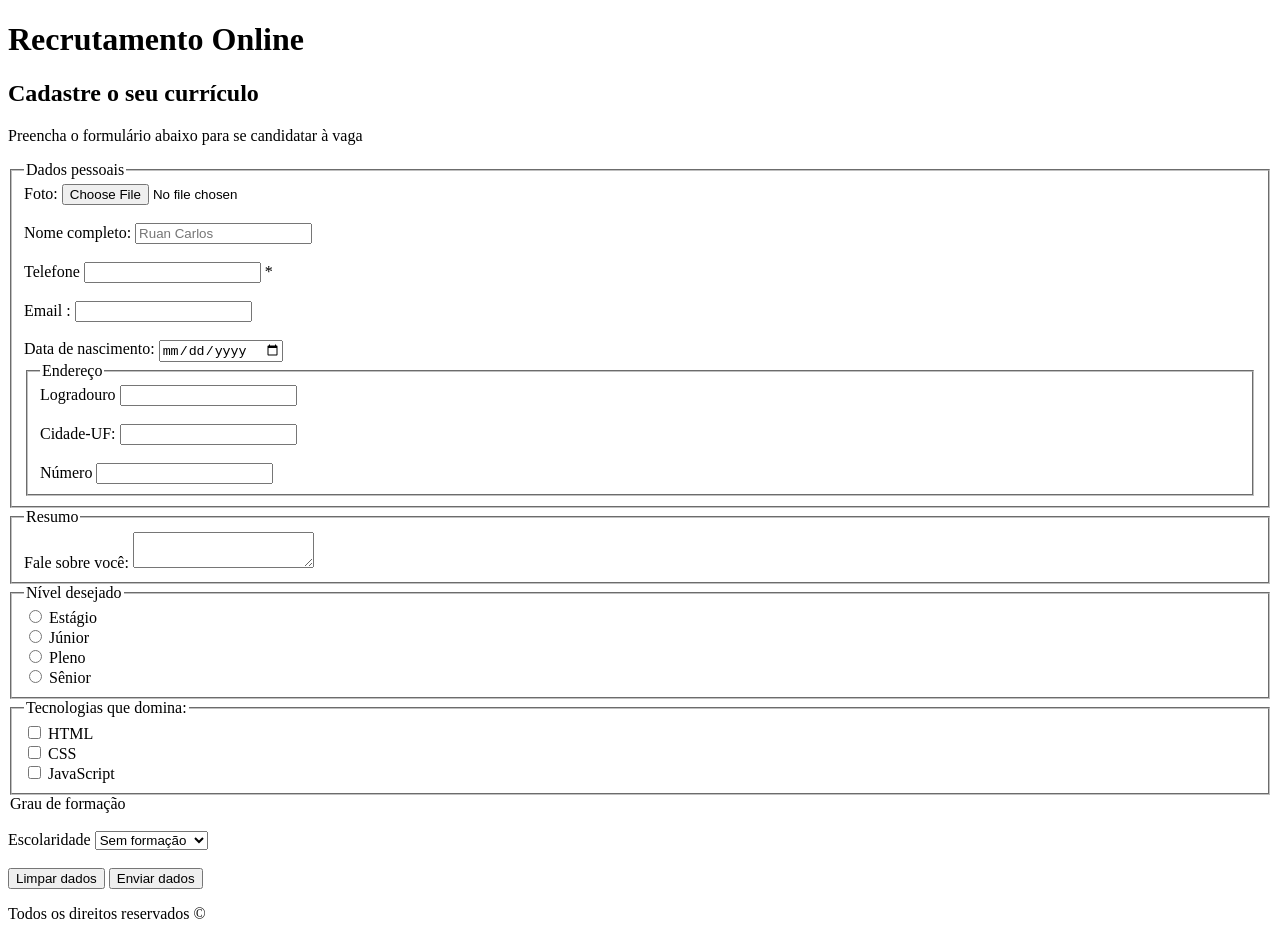
<file: aula-3/index.html>
<!DOCTYPE html>
<html lang="pt-br">
    <head>      
      <title>Recrutamento online</title>
        <meta charset="UTF-8">  
      </head>
    <body>
        <header>
            <h1>Recrutamento Online<h1/>
        </header>
         <main>
           <section>
             <h2>Cadastre o seu currículo</h2>
            <form action="https://postman-echo.com/post" method="post" enctype="multipart/form-data">
                <p>Preencha o formulário abaixo para se candidatar à vaga</p>
                 <fieldset>
                    <legend>Dados pessoais</legend>  
                 <div>
                    <label for="foto_id">Foto:</label> 
                    <input id="foto_id" name="foto" type="file" accept="image/*">
                 </div>
                 <br>
                 <div>
                    <label for="nome_id">Nome completo:</label> 
                    <input id="nome_id" name="nome" type="text" placeholder="Ruan Carlos">
                 </div>
                 <div>
                  <label></label>
                 </div>
                 <br>     
                 <!-- Não é ideal usar <br> pois é usado css para esse tipo de função -->
                 <div>   
                    <label for="telefone_id">Telefone</label> 
                    <input id="telefone_id" name="telefone" type="tel" required> *
                 </div> 
                 <br>
                <div>
                   <label for="email_id">Email : </label>
                   <input id="email_id" name="email" type="email"> 
                </div> 
                <br>
                 <div>
                    <label for="data_nasc_id">Data de nascimento: </label>
                    <input for="data_nasc_id" name="data_nasc" type="date">
                 </div>
                  <fieldset>
                    <legend>Endereço</legend>
                     <div>
                       <label for="Logradouro_id">Logradouro</label>
                       <input id="Logradouro_id" name="Logradouro" type="text">
                     </div> 
                     <br>
                      <div>
                        <label for="cidade_id">Cidade-UF:</label>
                        <input id="cidade_id" name="cidade" type="text">
                      </div> 
                      <br>
                       <div>
                        <label for="numero_id">Número</label>
                        <input id="numero_id" name="numero" type="number">
                      </div> 
                  </fieldset>
                 </fieldset>
                  <fieldset>
                    <legend>Resumo</legend>
                     <div>
                        <label for="resumo_id">Fale sobre você:</label>
                        <textarea id="resumo_id" name="resumo"></textarea>
                     </div>
                  </fieldset>
                   <fieldset>
                    <legend>Nível desejado</legend>
                     <div>
                        <input id="nivel_estagio_id"
                                   name="nivel"
                                   type="radio"
                                   value="estagio">
                        <label for="nivel_estagio_id">Estágio</label>
                     </div>
                      <div>
                           <input id="nivel_junior_id"
                                   name="nivel"
                                   type="radio"
                                   value="junior">
                        <label for="nivel_junior_id">Júnior</label>
                      </div>
                         </div>
                       <div>
                           <input id="nivel_pleno_id"
                                   name="nivel"
                                   type="radio"
                                   value="pleno">
                        <label for="nivel_pleno_id">Pleno</label>
                      </div>
                       <div>
                           <input id="nivel_senior_id"
                                   name="nivel"
                                   type="radio"
                                   value="senior">
                        <label for="nivel_senior_id">Sênior</label>
                       </div>
                   </fieldset>
                    <fieldset>
                     <legend>Tecnologias que domina:</legend>
                     <div>
                           <input id="tec_html_id"
                                   name="tecnologias"
                                   type="checkbox"
                                   value="html">
                           <label for="tec_html_id">HTML</label>
                       </div>
                       <div>
                           <input id="tec_css_id"
                                   name="tecnologias"
                                   type="checkbox"
                                   value="css">
                        <label for="tec_css_id">CSS</label>
                       </div>
                       <div>
                           <input id="tec_js_id"
                                   name="tecnologias"
                                   type="checkbox"
                                   value="js">
                        <label for="tec_js_id">JavaScript</label>
                       </div>
                    </fieldset>
                     <field>
                        <legend>Grau de formação</legend>
                        <br>
                         <div>
                            <label for="escolaridade_id">Escolaridade</label>
                            <select id="escolaridade_id" name="escolaridade">
                            <option value="not_formation">Sem formação</option>
                            <option value="medio">Ensino Médio</option>
                            <option value="graduacao">Graduação</option>
                            <option value="pos">Pós-graduação</option>
                            </select>
                         </div>
                     </field>
                     <br>
                      <div>
                        <button type="reset">Limpar dados</button>
                        <button type="submit">Enviar dados</button>
                      </div>
            </form>
            </section>
         </main>
          <footer>
            <p>Todos os direitos reservados &copy;</p>
          </footer>
    </body>    
</html>
</file>
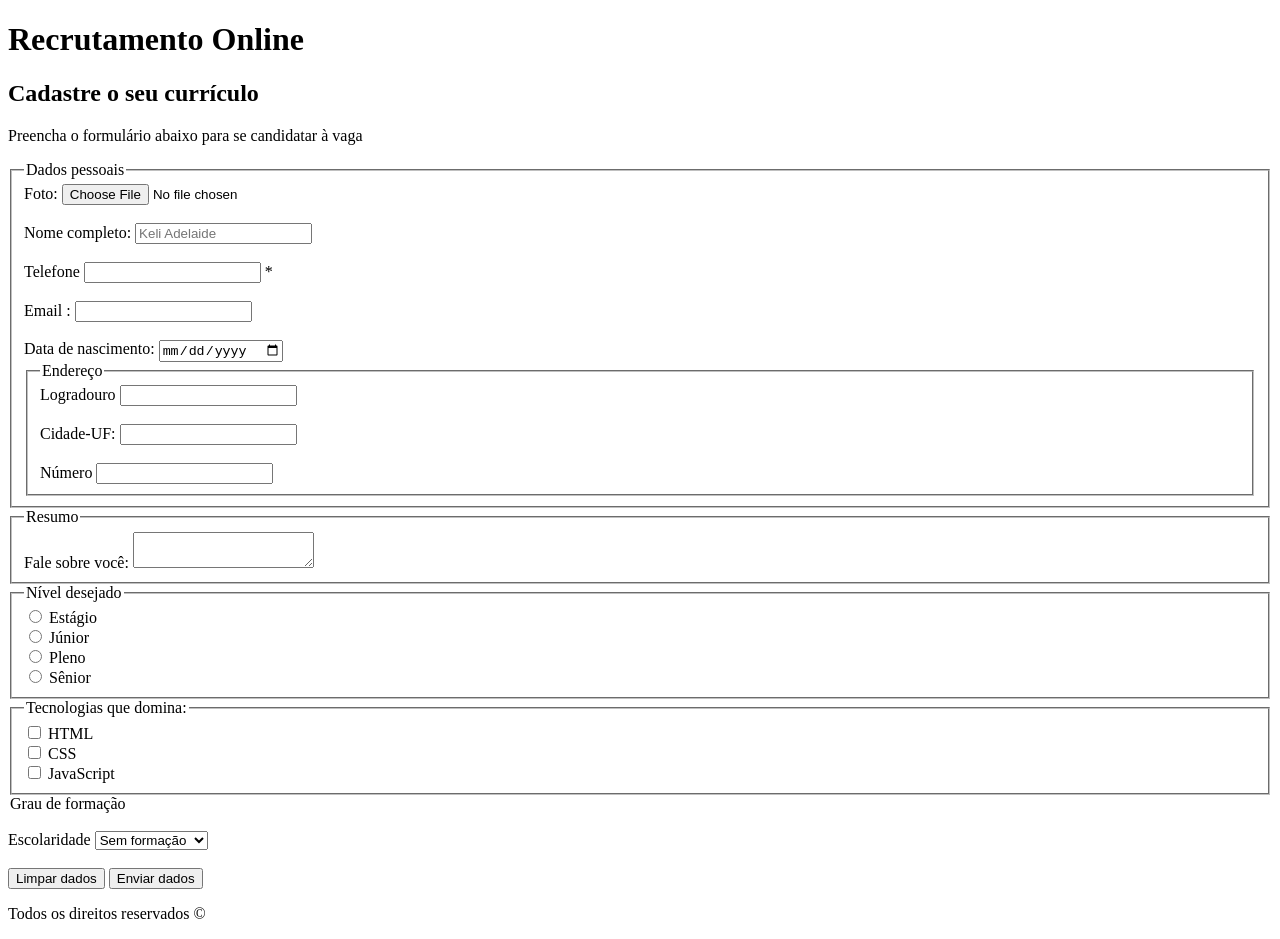
<file: aula-4/index.html>
<!DOCTYPE html>
<html lang="pt-br">
    <head>      
      <title>Recrutamento online</title>
        <meta charset="UTF-8">  
      </head>
    <body>
        <header>
            <h1>Recrutamento Online<h1/>
        </header>
         <main>
           <section>
             <h2>Cadastre o seu currículo</h2>
            <form action="https://postman-echo.com/post" method="post" enctype="multipart/form-data">
                <p>Preencha o formulário abaixo para se candidatar à vaga</p>
                 <fieldset>
                    <legend>Dados pessoais</legend>  
                 <div>
                    <label for="foto_id">Foto:</label> 
                    <input id="foto_id" name="foto" type="file" accept="image/*">
                 </div>
                 <br>
                 <div>
                    <label for="nome_id">Nome completo:</label> 
                    <input id="nome_id" name="nome" type="text" placeholder="Keli Adelaide">
                 </div>
                 <div>
                  <label></label>
                 </div>
                 <br>     
                 <!-- Não é ideal usar <br> pois é usado css para esse tipo de função -->
                 <div>   
                    <label for="telefone_id">Telefone</label> 
                    <input id="telefone_id" name="telefone" type="tel" required> *
                 </div> 
                 <br>
                <div>
                   <label for="email_id">Email : </label>
                   <input id="email_id" name="email" type="email"> 
                </div> 
                <br>
                 <div>
                    <label for="data_nasc_id">Data de nascimento: </label>
                    <input for="data_nasc_id" name="data_nasc" type="date">
                 </div>
                  <fieldset>
                    <legend>Endereço</legend>
                     <div>
                       <label for="Logradouro_id">Logradouro</label>
                       <input id="Logradouro_id" name="Logradouro" type="text">
                     </div> 
                     <br>
                      <div>
                        <label for="cidade_id">Cidade-UF:</label>
                        <input id="cidade_id" name="cidade" type="text">
                      </div> 
                      <br>
                       <div>
                        <label for="numero_id">Número</label>
                        <input id="numero_id" name="numero" type="number">
                      </div> 
                  </fieldset>
                 </fieldset>
                  <fieldset>
                    <legend>Resumo</legend>
                     <div>
                        <label for="resumo_id">Fale sobre você:</label>
                        <textarea id="resumo_id" name="resumo"></textarea>
                     </div>
                  </fieldset>
                   <fieldset>
                    <legend>Nível desejado</legend>
                     <div>
                        <input id="nivel_estagio_id"
                                   name="nivel"
                                   type="radio"
                                   value="estagio">
                        <label for="nivel_estagio_id">Estágio</label>
                     </div>
                      <div>
                           <input id="nivel_junior_id"
                                   name="nivel"
                                   type="radio"
                                   value="junior">
                        <label for="nivel_junior_id">Júnior</label>
                      </div>
                         </div>
                       <div>
                           <input id="nivel_pleno_id"
                                   name="nivel"
                                   type="radio"
                                   value="pleno">
                        <label for="nivel_pleno_id">Pleno</label>
                      </div>
                       <div>
                           <input id="nivel_senior_id"
                                   name="nivel"
                                   type="radio"
                                   value="senior">
                        <label for="nivel_senior_id">Sênior</label>
                       </div>
                   </fieldset>
                    <fieldset>
                     <legend>Tecnologias que domina:</legend>
                     <div>
                           <input id="tec_html_id"
                                   name="tecnologias"
                                   type="checkbox"
                                   value="html">
                           <label for="tec_html_id">HTML</label>
                       </div>
                       <div>
                           <input id="tec_css_id"
                                   name="tecnologias"
                                   type="checkbox"
                                   value="css">
                        <label for="tec_css_id">CSS</label>
                       </div>
                       <div>
                           <input id="tec_js_id"
                                   name="tecnologias"
                                   type="checkbox"
                                   value="js">
                        <label for="tec_js_id">JavaScript</label>
                       </div>
                    </fieldset>
                     <field>
                        <legend>Grau de formação</legend>
                        <br>
                         <div>
                            <label for="escolaridade_id">Escolaridade</label>
                            <select id="escolaridade_id" name="escolaridade">
                            <option value="not_formation">Sem formação</option>
                            <option value="medio">Ensino Médio</option>
                            <option value="graduacao">Graduação</option>
                            <option value="pos">Pós-graduação</option>
                            </select>
                         </div>
                     </field>
                     <br>
                      <div>
                        <button type="reset">Limpar dados</button>
                        <button type="submit">Enviar dados</button>
                      </div>
            </form>
            </section>
         </main>
          <footer>
            <p>Todos os direitos reservados &copy;</p>
          </footer>
    </body>    
</html>
</file>
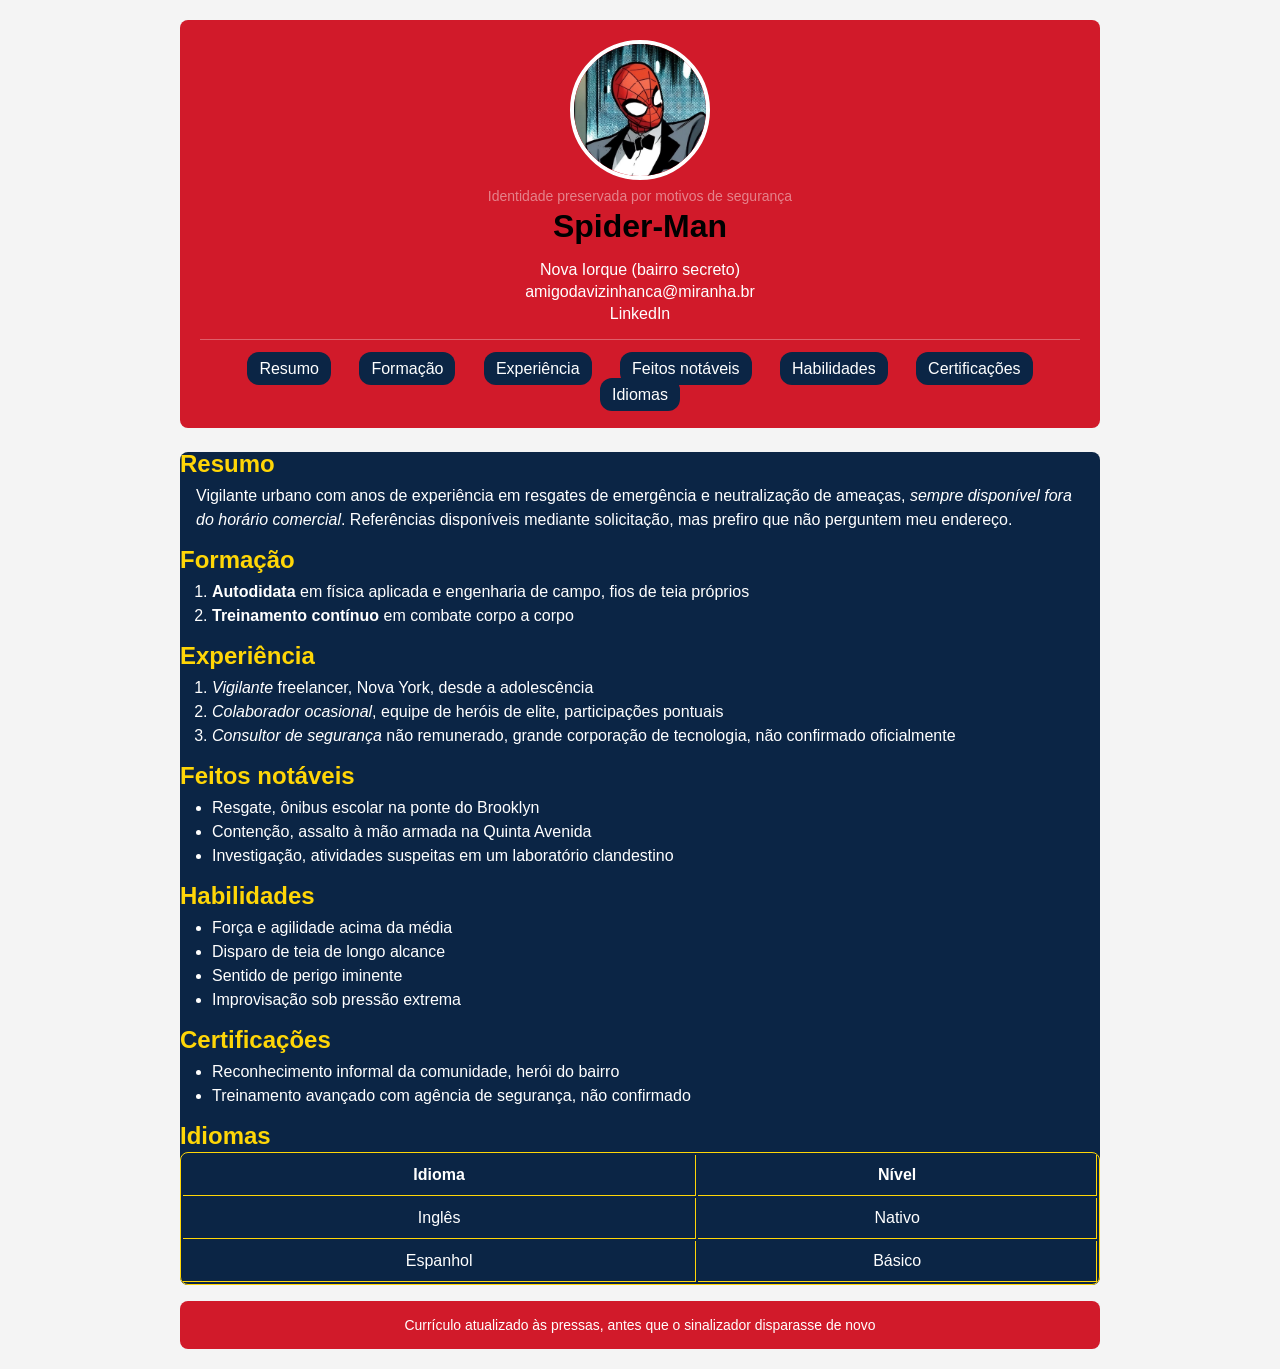
<file: aula-5/index.html>
<!DOCTYPE html>
<html lang="pt-br">
<head>
  <meta charset="UTF-8" />
  <meta name="viewport" content="width=device-width, initial-scale=1.0" />
  <title>Currículo Spider-Man</title>
  <link rel="stylesheet" href="./styles/global.css" />
</head>
<body>
  <header>
    <figure>
      <img src="./images/image.png" alt="Foto de perfil, pessoa mascarada com traje vermelho e azul" />
      <figcaption>Identidade preservada por motivos de segurança</figcaption>
    </figure>
    <h1 style="color: black;">Spider-Man</h1>
    <div class="header-info">
      <p>Nova Iorque (bairro secreto)</p>
      <p>
        <a href="mailto:amigodavizinhanca@miranha.br">amigodavizinhanca@miranha.br</a>
      </p>
      <p>
        <a href="https://www.linkedin.com/in/miranha/">LinkedIn</a>
      </p>
      <nav>
        <ul>
          <li><a href="#resumo">Resumo</a></li>
          <li><a href="#formacao">Formação</a></li>
          <li><a href="#experiencia">Experiência</a></li>
          <li><a href="#feitos">Feitos notáveis</a></li>
          <li><a href="#habilidades">Habilidades</a></li>
          <li><a href="#certificacoes">Certificações</a></li>
          <li><a href="#idiomas">Idiomas</a></li>
        </ul>
      </nav>
    </div>
  </header>

  <main>
    <section id="resumo">
      <h2>Resumo</h2>
      <p>
        Vigilante urbano com anos de experiência em resgates de emergência e neutralização de ameaças,
        <em>sempre disponível fora do horário comercial</em>. Referências disponíveis mediante solicitação,
        mas prefiro que não perguntem meu endereço.
      </p>
    </section>

    <section id="formacao">
      <h2>Formação</h2>
      <ol>
        <li><strong>Autodidata</strong> em física aplicada e engenharia de campo, fios de teia próprios</li>
        <li><strong>Treinamento contínuo</strong> em combate corpo a corpo</li>
      </ol>
    </section>

    <section id="experiencia">
      <h2>Experiência</h2>
      <ol>
        <li><em>Vigilante</em> freelancer, Nova York, desde a adolescência</li>
        <li><em>Colaborador ocasional</em>, equipe de heróis de elite, participações pontuais</li>
        <li><em>Consultor de segurança</em> não remunerado, grande corporação de tecnologia, não confirmado oficialmente</li>
      </ol>
    </section>

    <section id="feitos">
      <h2>Feitos notáveis</h2>
      <ul>
        <li>Resgate, ônibus escolar na ponte do Brooklyn</li>
        <li>Contenção, assalto à mão armada na Quinta Avenida</li>
        <li>Investigação, atividades suspeitas em um laboratório clandestino</li>
      </ul>
    </section>

    <section id="habilidades">
      <h2>Habilidades</h2>
      <ul>
        <li>Força e agilidade acima da média</li>
        <li>Disparo de teia de longo alcance</li>
        <li>Sentido de perigo iminente</li>
        <li>Improvisação sob pressão extrema</li>
      </ul>
    </section>

    <section id="certificacoes">
      <h2>Certificações</h2>
      <ul>
        <li>Reconhecimento informal da comunidade, herói do bairro</li>
        <li>Treinamento avançado com agência de segurança, não confirmado</li>
      </ul>
    </section>

    <section id="idiomas">
      <h2>Idiomas</h2>
      <table>
        <thead>
          <tr>
            <th scope="col">Idioma</th>
            <th scope="col">Nível</th>
          </tr>
        </thead>
        <tbody>
          <tr>
            <td>Inglês</td>
            <td>Nativo</td>
          </tr>
          <tr>
            <td>Espanhol</td>
            <td>Básico</td>
          </tr>
        </tbody>
      </table>
    </section>
  </main>

  <footer>
    <p>Currículo atualizado às pressas, antes que o sinalizador disparasse de novo</p>
  </footer>
</body>

</html>
</file>
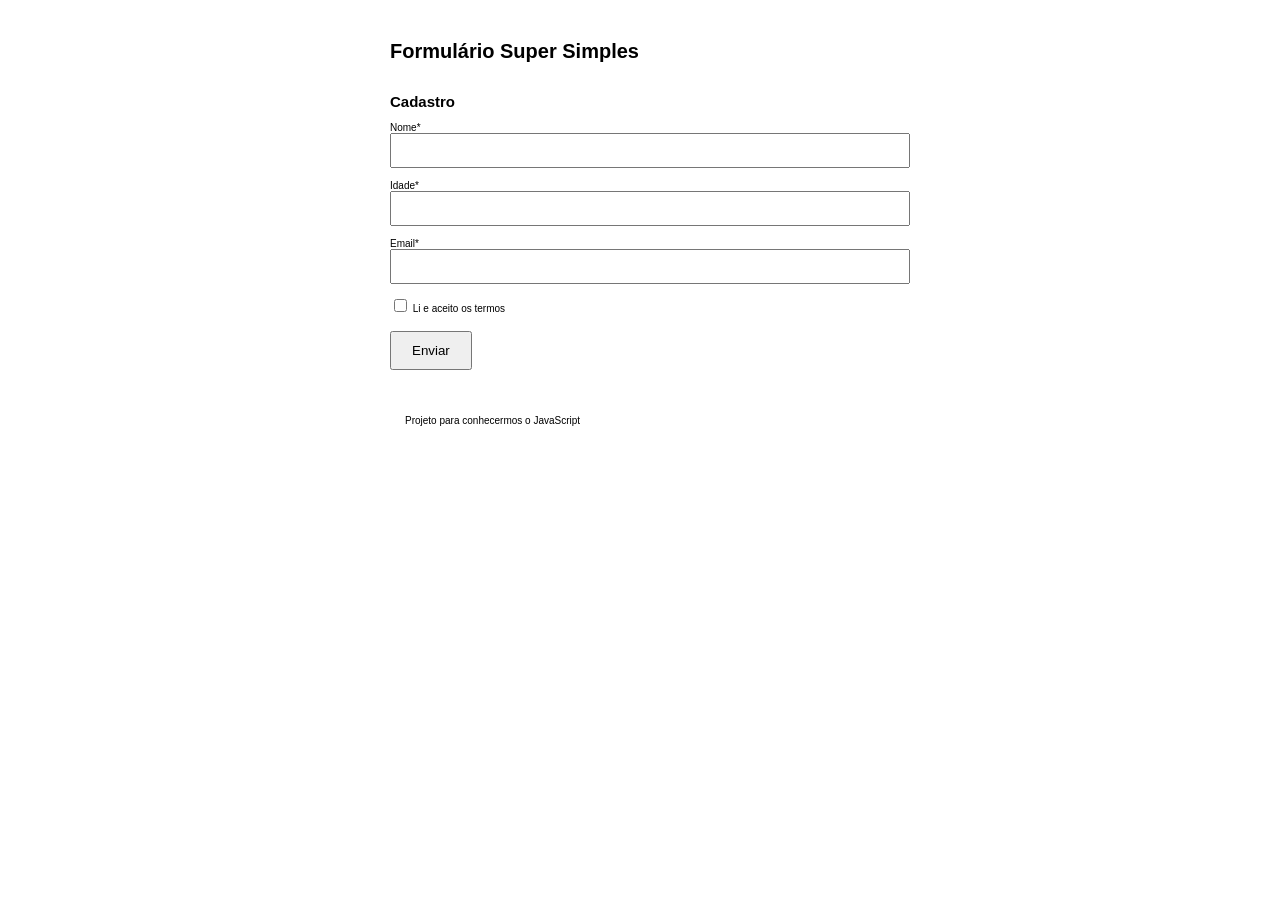
<file: aula-7/index.html>
<!DOCTYPE html>
<html lang="pt-br">
<head>
    <meta charset="UTF-8">
    <meta name="viewport" content="width=device-width, initial-scale=1.0">
    <title>JavaScript</title>
    <link rel="stylesheet" href="./styles/global.css">
    <script src="./scripts/index.js" defer></script>
</head>
<body>
    <header>
        <h1>Formulário Super Simples</h1>
    </header>
        <main>
            <h2>Cadastro</h2>
            <form id="cadastro">

                <label for="nome">Nome*</label>
                <input type="text" id="nome">
                <p id="erro-nome" class="oculto"></p>

                <label for="idade">Idade*</label>
                <input type="number" id="idade">
                <p id="erro-idade" class="oculto"></p>

                <label for="email">Email*</label>
                <input type="email" id="email">
                <p id="erro-email" class="oculto"></p>

                <label> 
                <input type="checkbox" id="termos">
                <span>Li e aceito os termos</span>
                <p id="erro-termos" class="oculto"></p>
                </label>
                
                <button onclick="executar(event)">Enviar</button>
                <p id="concluido" class="oculto"></p>

                </form>
        </main>
            <footer>
                <p>Projeto para conhecermos o JavaScript</p>
            </footer>

</body>
</html>
</file>
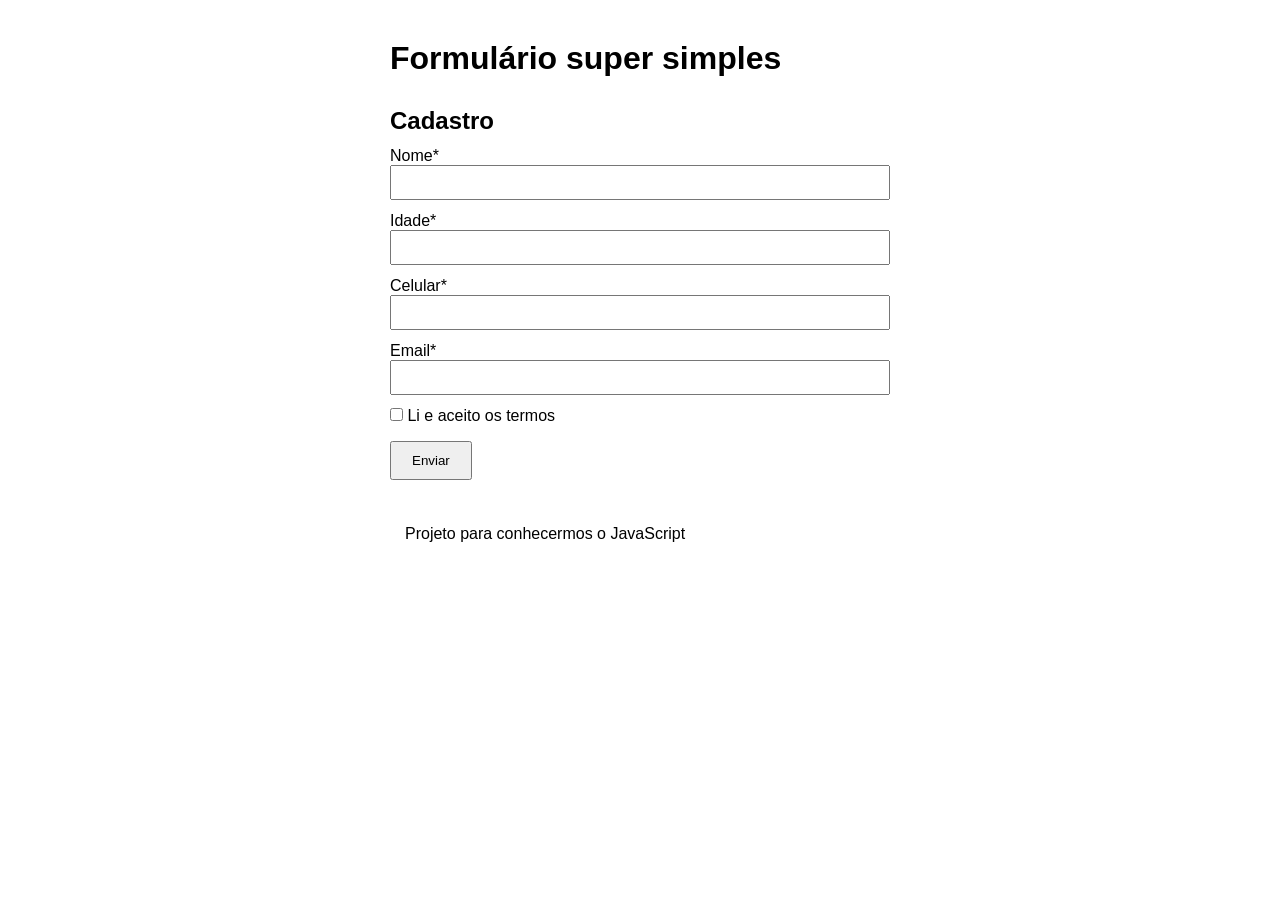
<file: aula-8/index.html>
<!DOCTYPE html>
<html lang="pt-BR">
<head>
  <meta charset="UTF-8">
  <meta name="viewport" content="width=device-width, initial-scale=1.0">
  <link rel="stylesheet" href="styles/global.css">
  <script src="scripts/index.js" defer></script>
  <title>Formulário JS</title>
</head>
<body>
  <header>
    <h1>Formulário super simples</h1>
  </header>
  <main>
    <h2>Cadastro</h2>
    <form id="cadastro" novalidate onsubmit="executar(event)">
      <label for="nome">Nome*</label>
      <input type="text" id="nome">
      <p id="erro-nome" class="oculto"></p>

      <label for="idade">Idade*</label>
      <input type="number" id="idade">
      <p id="erro-idade" class="oculto"></p>

      <label for="Celular">Celular*</label>
      <input type="text" id="celular" oninput="mascararCelular(event)">
      <p id="erro-celular" class="oculto"></p>


      <label for="email">Email*</label>
      <input type="email" id="email">
      <p id="erro-email" class="oculto"></p>

      <label>
        <input type="checkbox" id="termos">
        Li e aceito os termos
        <p id="erro-termos" class="oculto"></p>
      </label>

      <button type="submit">Enviar</button>
      <p id="concluido" class="oculto"></p>

    </form>
  </main>
  <footer>
    <p>Projeto para conhecermos o JavaScript</p>
  </footer>
</body>
</html>
</file>
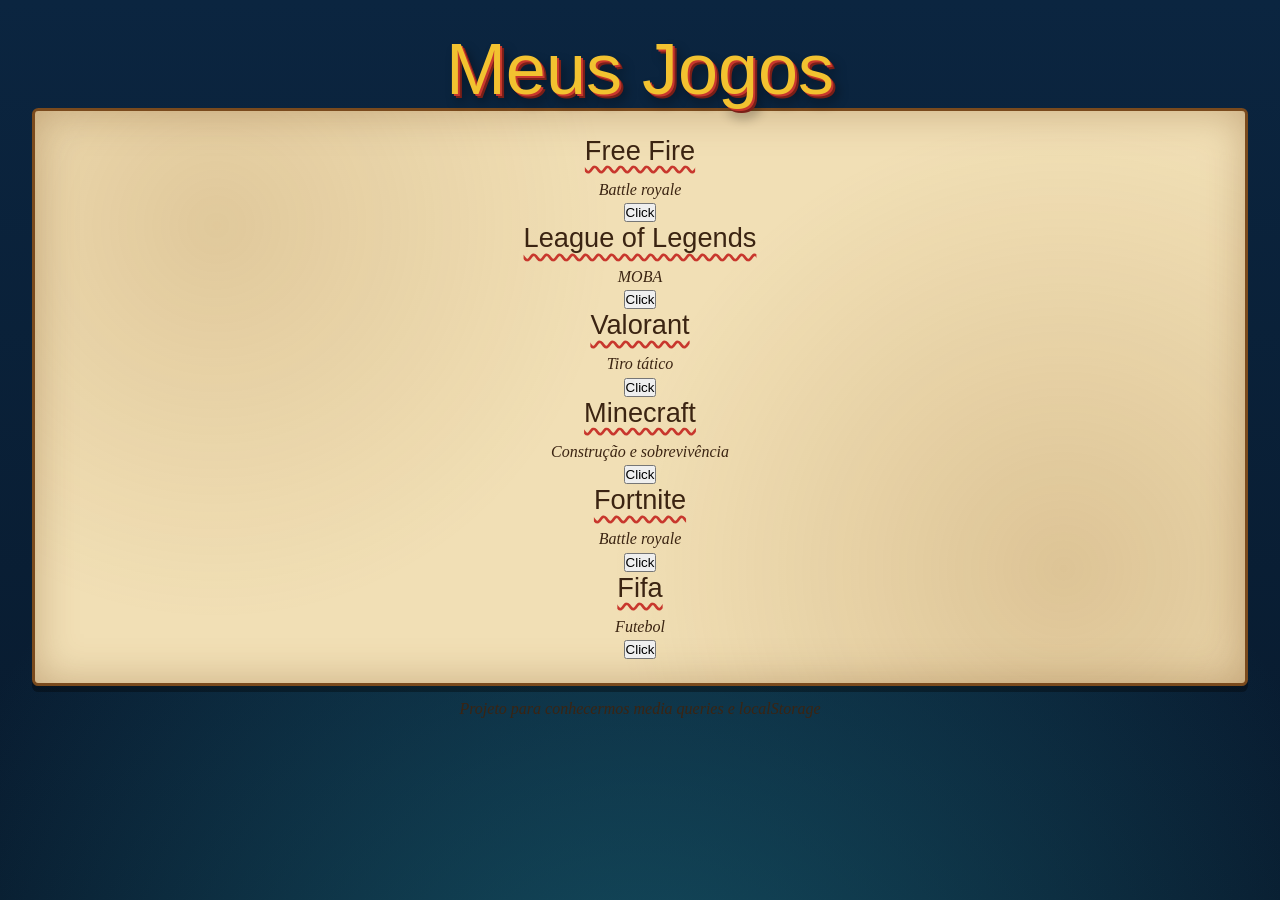
<file: aula-9/index.html>
<!DOCTYPE html>
<html lang="pt-BR">
<head>
  <meta charset="UTF-8">
  <meta name="viewport" content="width=device-width, initial-scale=1.0">
  <link rel="stylesheet" href="./styles/global.css">
  <script src="./scripts/index.js" defer></script>
  <title>Meus Jogos</title>
</head>
<body>
  <header>
    <h1>Meus Jogos</h1>
  </header>
  <main>
    <section class="container-cards">

      <div class="card" id="free-fire">
        <h2>Free Fire</h2>
        <p>Battle royale</p>
        <button onclick="marcar('free-fire', 'Free fire')">Click</button>
      </div>

      <div class="card" id="lol">
        <h2>League of Legends</h2>
        <p>MOBA</p>
        <button onclick="marcar('lol', 'League of Legends')">Click</button>
      </div>

      <div class="card" id="valorant">
        <h2>Valorant</h2>
        <p>Tiro tático</p>
        <button onclick="marcar('valorant', 'Valorant')">Click</button>
      </div>

      <div class="card" id="minecraft">
        <h2>Minecraft</h2>
        <p>Construção e sobrevivência</p>
        <button onclick="marcar('minecraft', 'Minecraft')">Click</button>
      </div>

      <div class="card" id="fortnite">
        <h2>Fortnite</h2>
        <p>Battle royale</p>
        <button onclick="marcar('fortnite', 'Fortnite')">Click</button>
      </div>

      <div class="card" id="fifa">
        <h2>Fifa</h2>
        <p>Futebol</p>
        <button onclick="marcar('fifa', 'Fifa')">Click</button>
      </div>

    </section>
  </main>
  <footer>
    <p>Projeto para conhecermos media queries e localStorage</p>
  </footer>
</body>
</html>
</file>
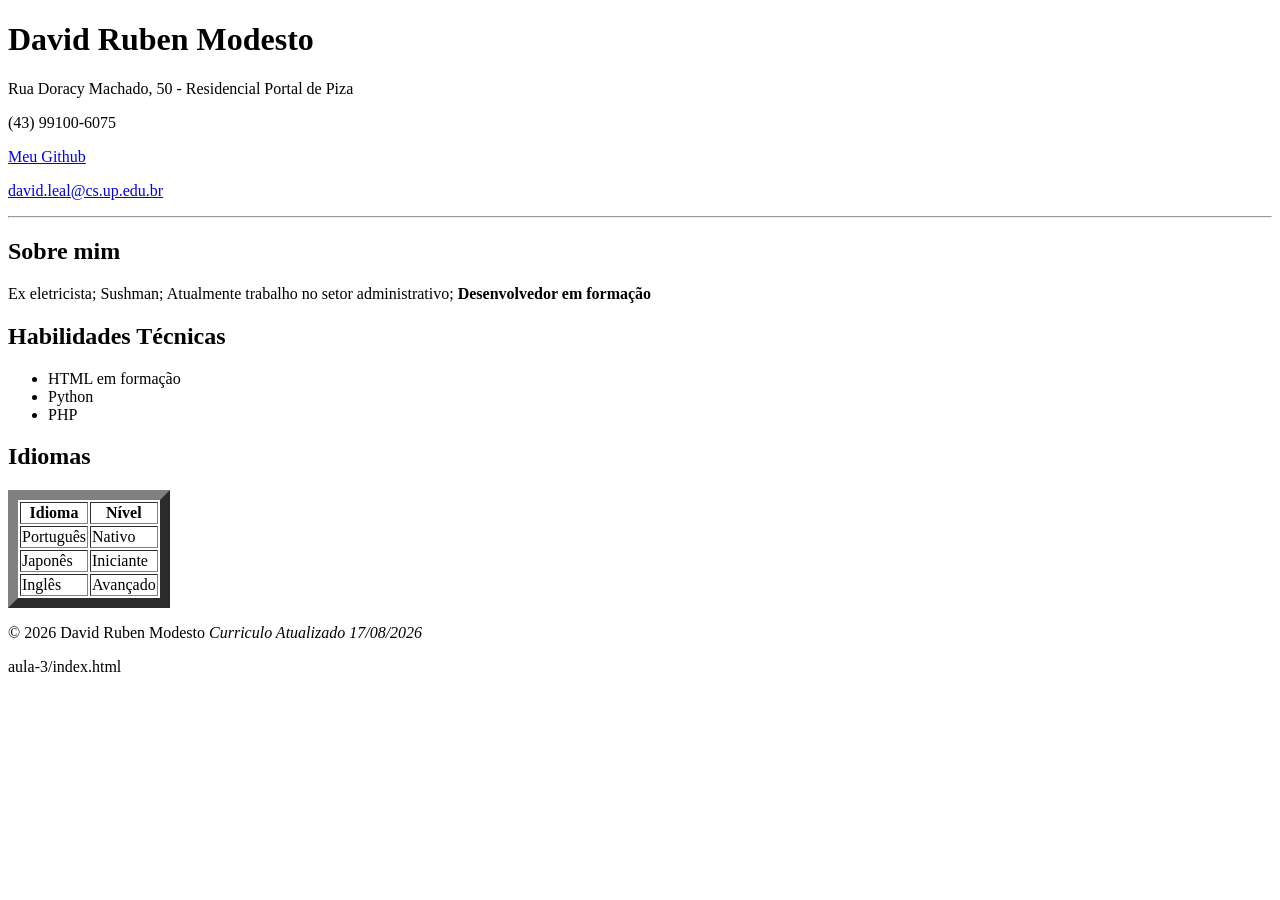
<file: folder_Aula-2/index.html>
<!DOCTYPE html>
<html lang="pt-br">
<head>
    <meta charset="UTF-8">
    <title>Meu Currículo</title>
</head>

<body>
    <header>
          <div>
        <h1>David Ruben Modesto</h1>
        <p>Rua Doracy Machado, 50 - Residencial Portal de Piza</p>
        <p>(43) 99100-6075</p>
        <p> 
            <p> <a href="https://github.com/davidmariage">Meu Github </p>

                </a>

                    <a href="mailto:david.leal@cs.up.edu.br">
                    david.leal@cs.up.edu.br
                </a> 
            </div>
        </p>
    </header>
<hr>
    <main>
        <section>
            <h2>Sobre mim</h2>
              <p> Ex eletricista; Sushman; Atualmente trabalho no setor administrativo;<b> Desenvolvedor em formação </b> 
            </p>
                 <div>
                    <h2>Habilidades Técnicas</h2>
                    <ul>
                       <li>HTML em formação</li>
                       <li>Python</li> 
                       <li>PHP</li> 
                 </div>
                    <div>
                        <h2>Idiomas</h2>
                    <table border="10">
                        <tr>
                            <th>Idioma</th>
                            <th>Nível</th>
                        </tr>
                         <tr>
                            <td>Português</td>
                            <td>Nativo</td>
                         </tr>
                            <td>Japonês</td>
                            <td>Iniciante</td>
                         <tr>
                            <td>Inglês</td>
                            <td>Avançado</td>
                         </tr>
                         </tr>
                    </table>
                    </div>
                        <div></div>
        </section>
    </main>

    <footer>
        <p>&copy; 2026 David Ruben Modesto    <i>Curriculo Atualizado 17/08/2026 </i>  </p>
    </footer>
</body>
</html>

aula-3/index.html
</file>
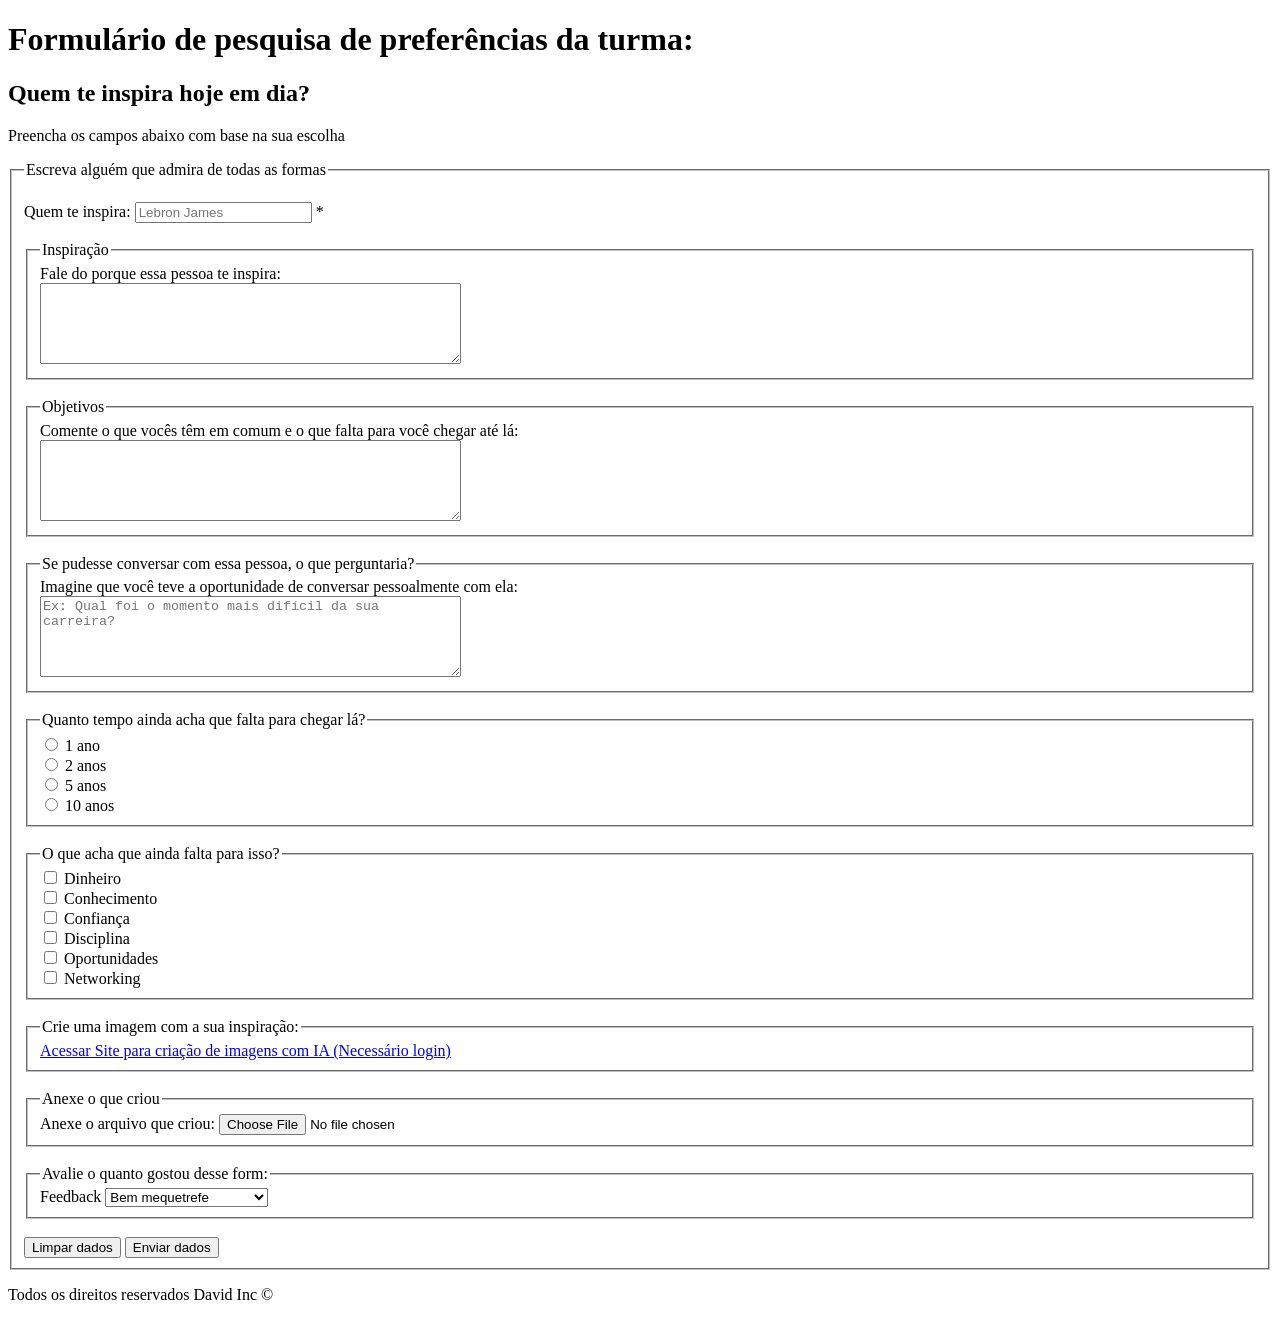
<file: my-won-form/index.html>
<!DOCTYPE html>
<html lang="pt-br">
    <head>
        <title>Predileção da turma de BES</title>
        <meta charset="UTF-8">
    </head>

    <body>
        <header>
            <h1>Formulário de pesquisa de preferências da turma:</h1>
        </header>

        <main>
            <section>
                <h2>Quem te inspira hoje em dia?</h2>

                <form action="https://postman-echo.com/post" method="post" enctype="multipart/form-data">

                    <p>Preencha os campos abaixo com base na sua escolha</p>

                    <fieldset>
                        <legend>Escreva alguém que admira de todas as formas</legend>
                        <br>

                        <div>
                            <label for="nome_id">Quem te inspira:</label>
                            <input
                                id="nome_id"
                                name="nome"
                                type="text"
                                placeholder="Lebron James"
                                pattern="[A-Za-zÀ-ÿ ]{3,50}"
                                title="Digite um nome contendo apenas letras e espaços, entre 3 e 50 caracteres"
                                required
                            > *
                        </div>

                        

                        <br>

                        <fieldset>
                            <legend>Inspiração</legend>

                            <div>
                                <label for="resumo_id">
                                    Fale do porque essa pessoa te inspira:
                                </label>

                                <br>

                                <textarea
                                    id="resumo_id"
                                    name="resumo"
                                    rows="5"
                                    cols="50"
                                ></textarea>
                            </div>
                        </fieldset>

                        <br>

                        <fieldset>
                            <legend>Objetivos</legend>

                            <div>
                                <label for="comum_id">
                                    Comente o que vocês têm em comum e o que falta para você chegar até lá:
                                </label>

                                <br>

                                <textarea
                                    id="comum_id"
                                    name="comum"
                                    rows="5"
                                    cols="50"
                                ></textarea>
                            </div>
                        </fieldset>

                        <br>

   <!-- Pergunta para a pessoa -->
<fieldset>
    <legend>Se pudesse conversar com essa pessoa, o que perguntaria?</legend>

    <div>
        <label for="pergunta_id">
            Imagine que você teve a oportunidade de conversar pessoalmente com ela:
        </label>

                <br>

                  <textarea
                      id="pergunta_id"
                     name="pergunta"
                     rows="5"
                      cols="50"
                     placeholder="Ex: Qual foi o momento mais difícil da sua carreira?"
                ></textarea>
               </div>
         </fieldset>


                        <br>

                        <fieldset>
                            <legend>Quanto tempo ainda acha que falta para chegar lá?</legend>

                            <div>
                                <input
                                    id="tempo_1_id"
                                    name="tempo"
                                    type="radio"
                                    value="1_ano"
                                >
                                <label for="tempo_1_id">1 ano</label>
                            </div>

                            <div>
                                <input
                                    id="tempo_2_id"
                                    name="tempo"
                                    type="radio"
                                    value="2_anos"
                                >
                                <label for="tempo_2_id">2 anos</label>
                            </div>

                            <div>
                                <input
                                    id="tempo_5_id"
                                    name="tempo"
                                    type="radio"
                                    value="5_anos"
                                >
                                <label for="tempo_5_id">5 anos</label>
                            </div>

                            <div>
                                <input
                                    id="tempo_10_id"
                                    name="tempo"
                                    type="radio"
                                    value="10_anos"
                                >
                                <label for="tempo_10_id">10 anos</label>
                            </div>
                        </fieldset>

                        <br>

                        <fieldset>
                            <legend>O que acha que ainda falta para isso?</legend>

                            <div>
                                <input
                                    id="falta_dinheiro_id"
                                    name="falta"
                                    type="checkbox"
                                    value="dinheiro"
                                >
                                <label for="falta_dinheiro_id">Dinheiro</label>
                            </div>

                            <div>
                                <input
                                    id="falta_conhecimento_id"
                                    name="falta"
                                    type="checkbox"
                                    value="conhecimento"
                                >
                                <label for="falta_conhecimento_id">Conhecimento</label>
                            </div>

                            <div>
                                <input
                                    id="falta_confianca_id"
                                    name="falta"
                                    type="checkbox"
                                    value="confianca"
                                >
                                <label for="falta_confianca_id">Confiança</label>
                            </div>

                            <div>
                                <input
                                    id="falta_disciplina_id"
                                    name="falta"
                                    type="checkbox"
                                    value="disciplina"
                                >
                                <label for="falta_disciplina_id">Disciplina</label>
                            </div>

                            <div>
                                <input
                                    id="falta_oportunidades_id"
                                    name="falta"
                                    type="checkbox"
                                    value="oportunidades"
                                >
                                <label for="falta_oportunidades_id">Oportunidades</label>
                            </div>

                            <div>
                                <input
                                    id="falta_networking_id"
                                    name="falta"
                                    type="checkbox"
                                    value="networking"
                                >
                                <label for="falta_networking_id">Networking</label>
                            </div>
                           
                        </fieldset>

                        <br>
                            <fieldset>
                              <legend>Crie uma imagem com a sua inspiração:</legend>

                           <a href="https://firefly.adobe.com/generate/image?sdid=SPVLLX6H&mv=search&mv2=paidsearch" target="_blank">
                                Acessar Site para criação de imagens com IA (Necessário login)
                           </a>
                              </fieldset>

                        <br>

                        
                         <fieldset>
                           <legend>Anexe o que criou</legend>
                        <div>
                            <label for="foto_id">Anexe o arquivo que criou:</label>
                            <input
                                id="foto_id"
                                name="foto"
                                type="file"
                                accept="image/*"
                            >
                        </div>
                     </fieldset>

                     
                        <br>

                        <fieldset>
                            <legend>Avalie o quanto gostou desse form:</legend>

                            <div>
                                <label for="feedback_id">Feedback</label>

                                <select id="feedback_id" name="feedback">
                                    <option value="bem_mequetrefe">Bem mequetrefe</option>
                                    <option value="mediano">Mediano</option>
                                    <option value="bom">Bom</option>
                                    <option value="parabens_bom_demais">Parabéns, bom demais!</option>
                                </select>
                            </div>
                        </fieldset>

                        <br>

                        <div>
                            <button type="reset">Limpar dados</button>
                            <button type="submit">Enviar dados</button>
                        </div>

                    </fieldset>

                </form>
            </section>
        </main>

        <footer>
            <p>Todos os direitos reservados David Inc &copy;</p>
        </footer>
    </body>
</html>
</file>
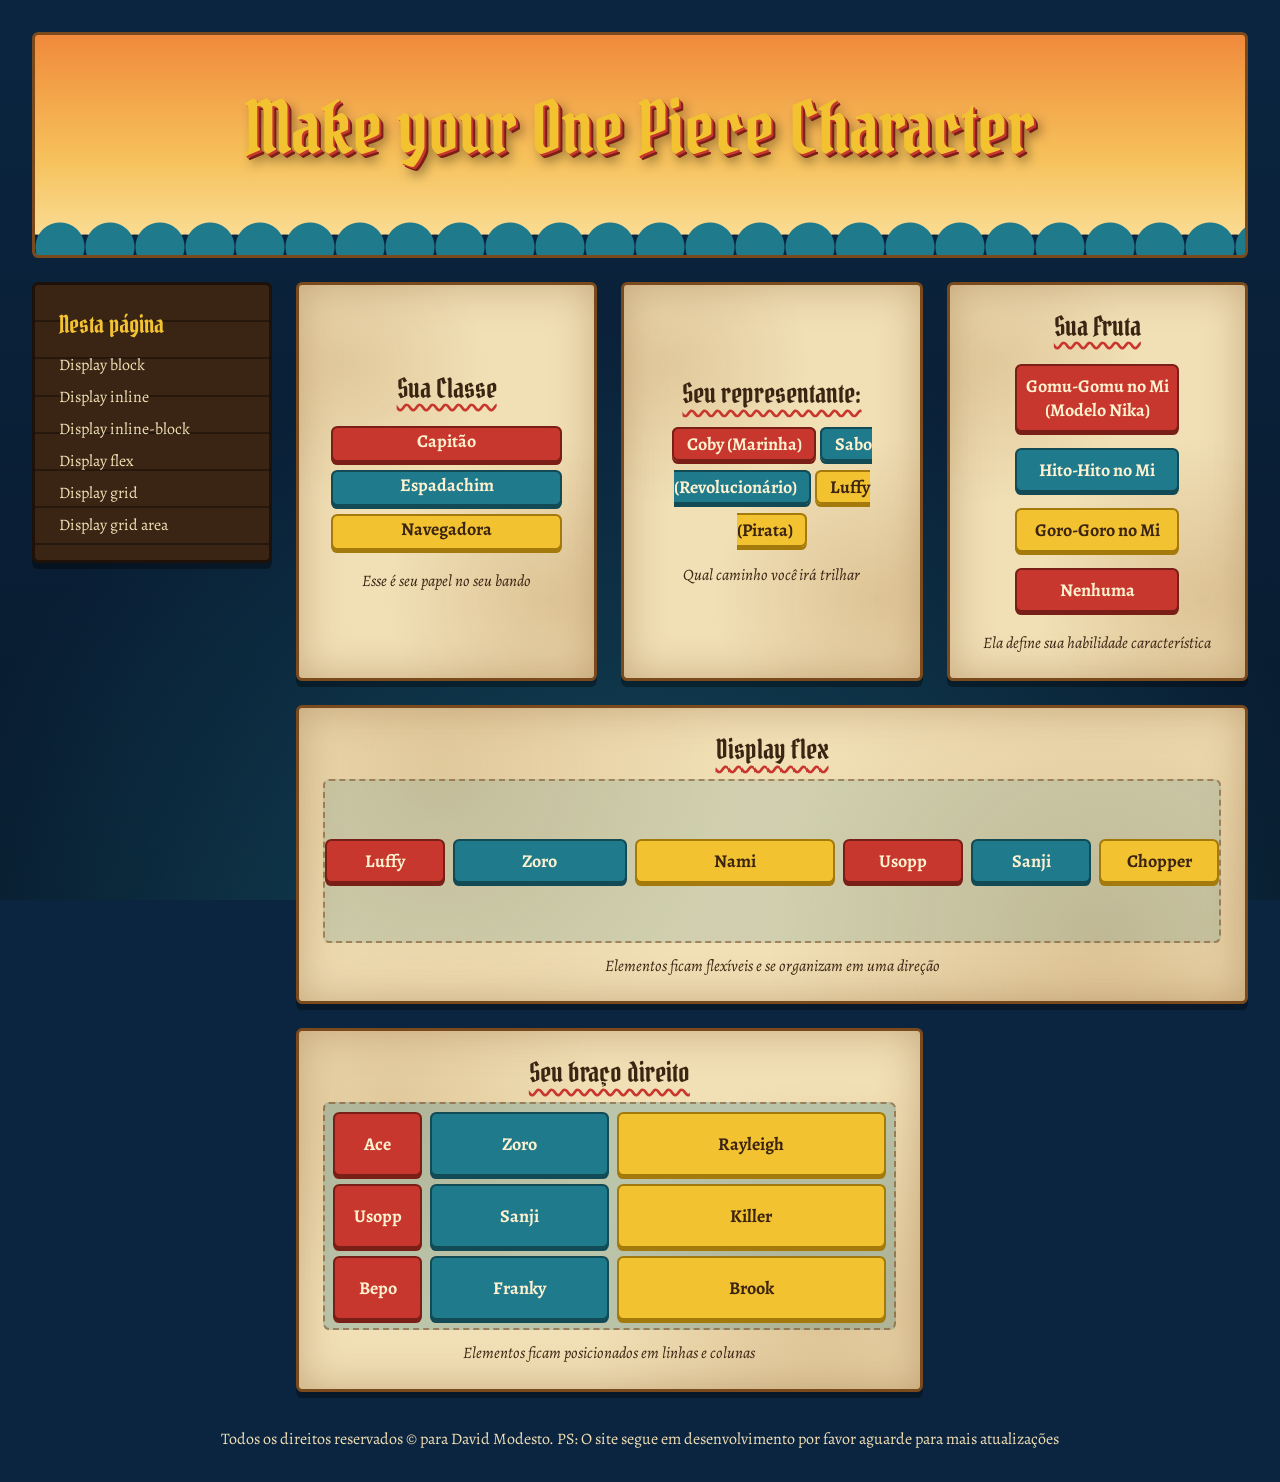
<file: aula-6/atividade/index.html>
<!DOCTYPE html>
<html lang="pt-br">
<head>
  <meta charset="UTF-8">
  <meta name="viewport" content="width=device-width, initial-scale=1.0">
  <link rel="preconnect" href="https://fonts.googleapis.com">
  <link rel="preconnect" href="https://fonts.gstatic.com" crossorigin>
  <link href="https://fonts.googleapis.com/css2?family=Alegreya:ital,wght@0,400;0,700;1,400&family=Pirata+One&display=swap" rel="stylesheet">
  <link rel="stylesheet" href="./styles/global.css">
  <link rel="icon" href="./images/block.png" type="image/x-icon">
  <title>One Piece on your way</title>
</head>
<body>
  <!-- A página inteira é um grid: cada filho direto é uma área nomeada -->
  <div class="container-grid-area">

    <header class="item-cabecalho">
      <h1>Make your One Piece Character</h1>
    </header>

    <aside class="item-artigo">
      <h2>Nesta página</h2>
      <nav>
        <ul>
          <li><a href="#block">Display block</a></li>
          <li><a href="#inline">Display inline</a></li>
          <li><a href="#inline-block">Display inline-block</a></li>
          <li><a href="#flex">Display flex</a></li>
          <li><a href="#grid">Display grid</a></li>
          <li><a href="#grid-area">Display grid area</a></li>
        </ul>
      </nav>
    </aside>

    <section id="block" class="item-classe">
      <h2>Sua Classe</h2>
      <div class="container-block">
        <div class="item">Capitão</div>
        <div class="item">Espadachim</div>
        <div class="item">Navegadora</div>
      </div>
      <p>Esse é seu papel no seu bando</p>
    </section>

    <section id="inline" class="item-representante">
      <h2>Seu representante:</h2>
      <div class="container-inline">
        <div class="item">Coby (Marinha)</div>
        <div class="item">Sabo (Revolucionário)</div>
        <div class="item">Luffy (Pirata)</div>
      </div>
      <p>Qual caminho você irá trilhar</p>
    </section>

    <section id="inline-block" class="item-fruta">
      <h2>Sua Fruta</h2>
      <div class="container-inline-block">
        <div class="item">Gomu-Gomu no Mi (Modelo Nika)</div>
        <div class="item">Hito-Hito no Mi</div>
        <div class="item">Goro-Goro no Mi</div>
        <div class="item">Nenhuma</div>
      </div>
      <p>Ela define sua habilidade característica</p>
    </section>

    <section id="flex" class="item-flex">
      <h2>Display flex</h2>
      <div class="container-flex">
        <div class="item">Luffy</div>
        <div id="item-2" class="item">Zoro</div>
        <div id="item-3" class="item">Nami</div>
        <div class="item">Usopp</div>
        <div class="item">Sanji</div>
        <div class="item">Chopper</div>
      </div>
      <p>Elementos ficam flexíveis e se organizam em uma direção</p>
    </section>

    <section id="grid" class="item-grid">
      <h2>Seu braço direito</h2>
      <div class="container-grid">
        <div class="item">Ace</div>
        <div class="item">Zoro</div>
        <div class="item">Rayleigh</div>
        <div class="item">Usopp</div>
        <div class="item">Sanji</div>
        <div class="item">Killer</div>
        <div class="item">Bepo</div>
        <div class="item">Franky</div>
        <div class="item">Brook</div>
      </div>
      <p>Elementos ficam posicionados em linhas e colunas</p>
    </section>

    <footer class="item-rodape">
      <p>Todos os direitos reservados &copy; para David Modesto.   PS: O site segue em desenvolvimento por favor aguarde para mais atualizações</p>
    </footer>

  </div>
</body>
</html>
</file>
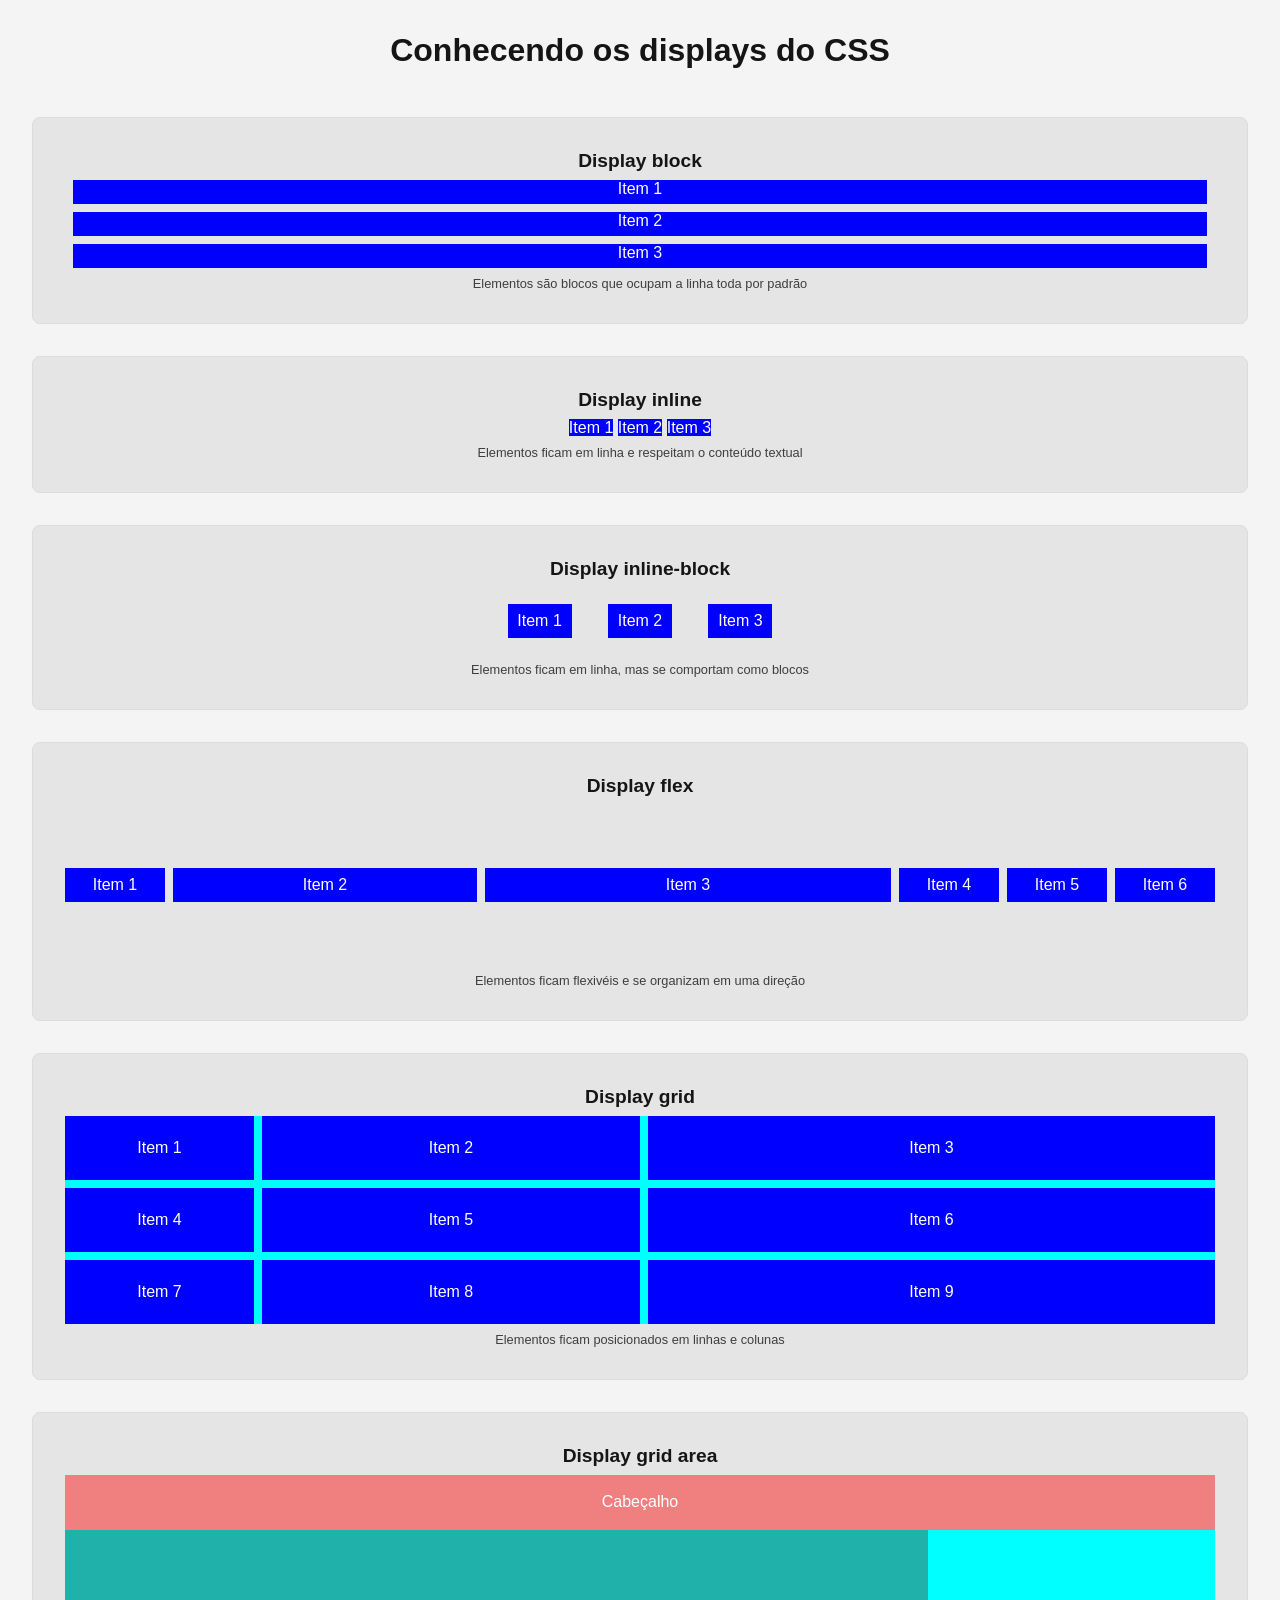
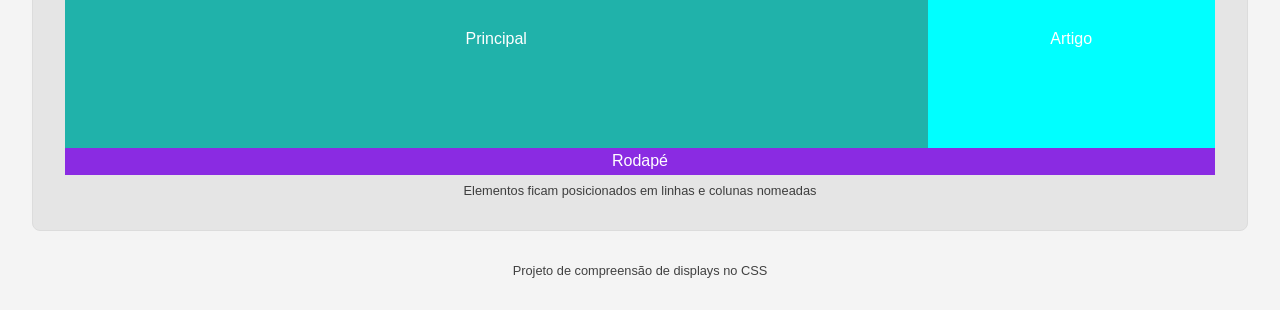
<file: aula-6/exemplos/index.html>
<!DOCTYPE html>
<html lang="pt-br">
<head>
  <meta charset="UTF-8">
  <meta name="viewport" content="width=device-width, initial-scale=1.0">
  <link rel="stylesheet" href="./styles/global.css">
  <link rel="icon" href="./images/block.png" type="image/x-icon">
  <title>Conhecendo os displays</title>
</head>
<body>
  <header>
    <h1>Conhecendo os displays do CSS</h1>
  </header>
  <main>
    <section>
      <h2>Display block</h2>
      <div class="container-block">
        <div class="item">Item 1</div>
        <div class="item">Item 2</div>
        <div class="item">Item 3</div>
      </div>
      <p>Elementos são blocos que ocupam a linha toda por padrão</p>
    </section>

    <section>
      <h2>Display inline</h2>
      <div class="container-inline">
        <div class="item">Item 1</div>
        <div class="item">Item 2</div>
        <div class="item">Item 3</div>
      </div>
      <p>Elementos ficam em linha e respeitam o conteúdo textual</p>
    </section>

    <section>
      <h2>Display inline-block</h2>
      <div class="container-inline-block">
        <div class="item">Item 1</div>
        <div class="item">Item 2</div>
        <div class="item">Item 3</div>
      </div>
      <p>Elementos ficam em linha, mas se comportam como blocos</p>
    </section>

    <section>
      <h2>Display flex</h2>
      <div class="container-flex">
        <div class="item">Item 1</div>
        <div id="item-2" class="item">Item 2</div>
        <div id="item-3" class="item">Item 3</div>
        <div class="item">Item 4</div>
        <div class="item">Item 5</div>
        <div class="item">Item 6</div>
      </div>  
      <p>Elementos ficam flexivéis e se organizam em uma direção</p>
    </section>
    
    <section>
      <h2>Display grid</h2>
      <div class="container-grid">
        <div class="item">Item 1</div>
        <div class="item">Item 2</div>
        <div class="item">Item 3</div>
        <div class="item">Item 4</div>
        <div class="item">Item 5</div>
        <div class="item">Item 6</div>
        <div class="item">Item 7</div>
        <div class="item">Item 8</div>
        <div class="item">Item 9</div>
      </div>  
      <p>Elementos ficam posicionados em linhas e colunas</p>
    </section>

    <section>
      <h2>Display grid area</h2>
      <div class="container-grid-area">
        <div class="item item-cabecalho">Cabeçalho</div>
        <div class="item item-principal">Principal</div>
        <div class="item item-artigo">Artigo</div>
        <div class="item item-rodape">Rodapé</div>
      </div>
      <p>Elementos ficam posicionados em linhas e colunas nomeadas</p>
    </section>

  </main>
  <footer>
    <p>Projeto de compreensão de displays no CSS</p>
  </footer>
</body>
</html>
</file>
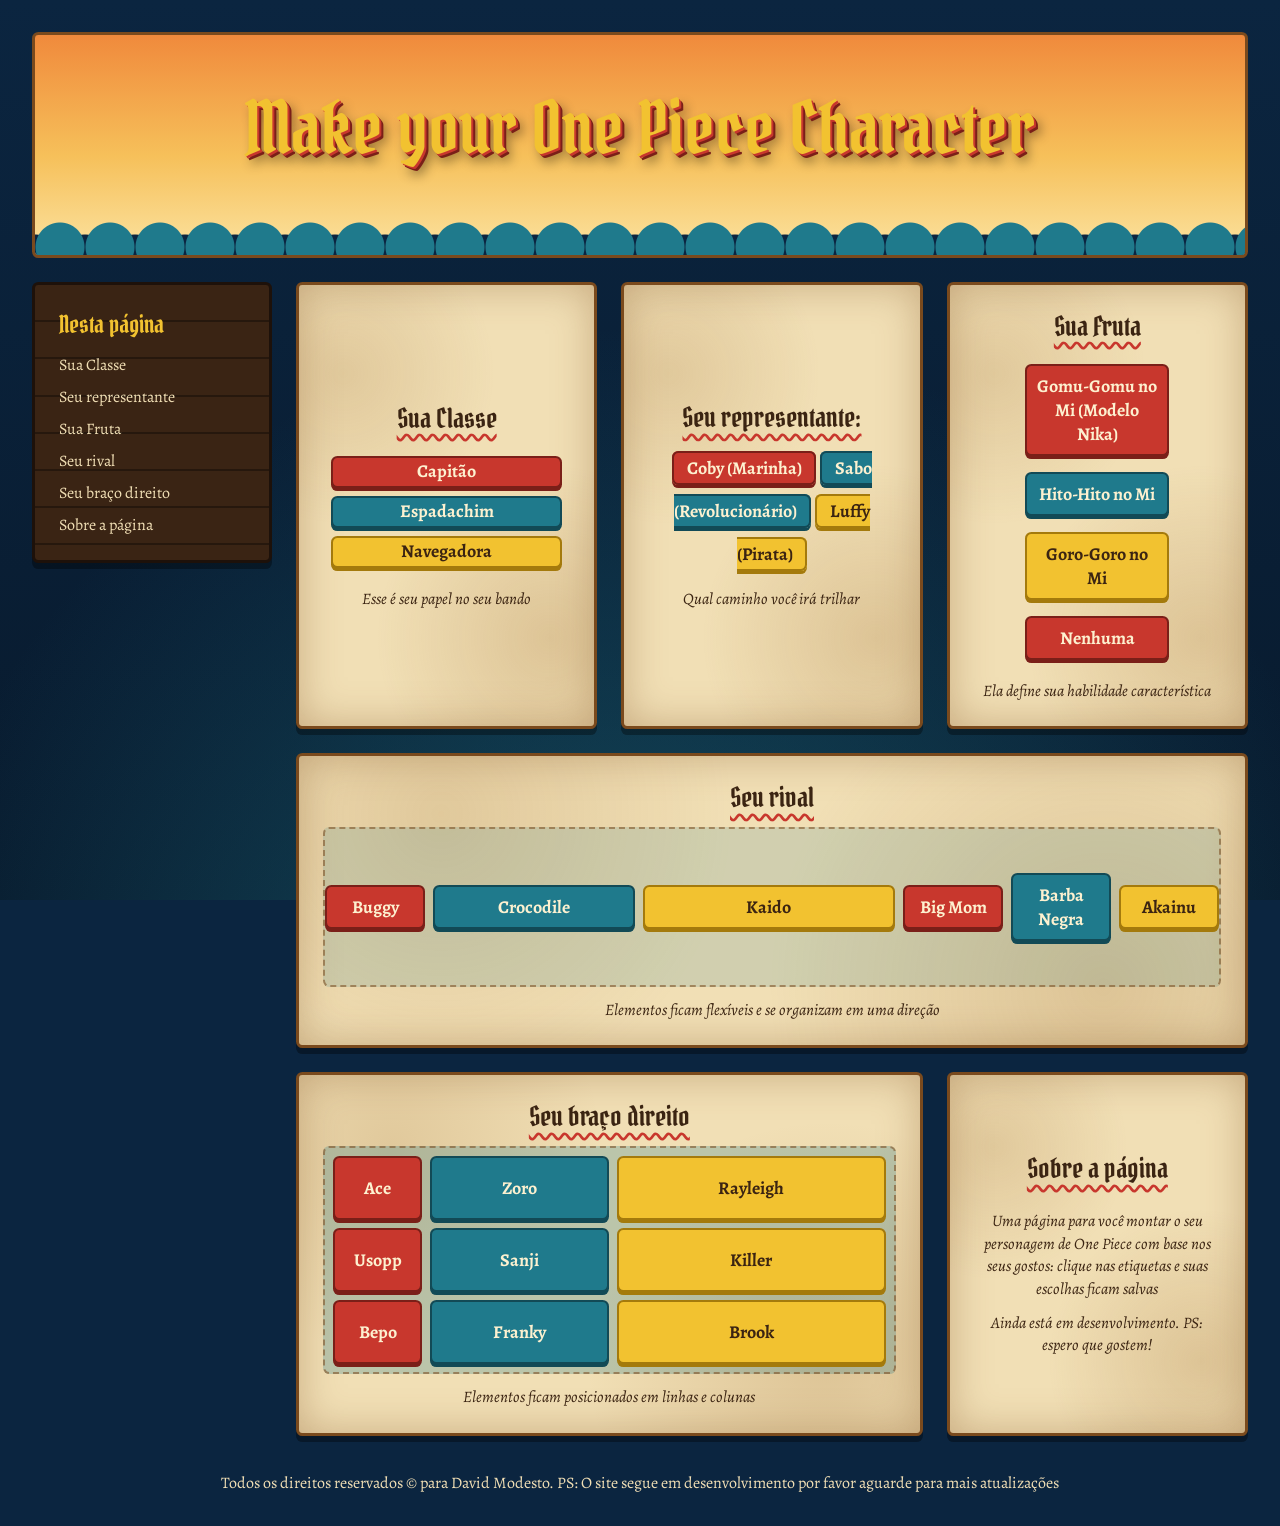
<file: aula-9/aula9-onepieceatualizado/index.html>
<!DOCTYPE html>
<html lang="pt-br">
<head>
  <meta charset="UTF-8">
  <meta name="viewport" content="width=device-width, initial-scale=1.0">
  <link rel="preconnect" href="https://fonts.googleapis.com">
  <link rel="preconnect" href="https://fonts.gstatic.com" crossorigin>
  <link href="https://fonts.googleapis.com/css2?family=Alegreya:ital,wght@0,400;0,700;1,400&family=Pirata+One&display=swap" rel="stylesheet">
  <link rel="stylesheet" href="./styles/global.css">
  <link rel="icon" href="./images/block.png" type="image/x-icon">
  <script src="./scripts/index.js" defer></script>
  <title>One Piece on your way</title>
</head>
<body>
  <!-- A página inteira é um grid: cada filho direto é uma área nomeada -->
  <div class="container-grid-area">

    <header class="item-cabecalho">
      <h1>Make your One Piece Character</h1>
    </header>

    <aside class="item-artigo">
      <h2>Nesta página</h2>
      <nav>
        <ul>
          <li><a href="#block">Sua Classe</a></li>
          <li><a href="#inline">Seu representante</a></li>
          <li><a href="#inline-block">Sua Fruta</a></li>
          <li><a href="#flex">Seu rival</a></li>
          <li><a href="#grid">Seu braço direito</a></li>
          <li><a href="#grid-area">Sobre a página</a></li>
        </ul>
      </nav>
    </aside>

    <section id="block" class="item-classe">
      <h2>Sua Classe</h2>
      <div class="container-block">
        <div class="item">Capitão</div>
        <div class="item">Espadachim</div>
        <div class="item">Navegadora</div>
      </div>
      <p>Esse é seu papel no seu bando</p>
    </section>

    <section id="inline" class="item-representante">
      <h2>Seu representante:</h2>
      <div class="container-inline">
        <div class="item">Coby (Marinha)</div>
        <div class="item">Sabo (Revolucionário)</div>
        <div class="item">Luffy (Pirata)</div>
      </div>
      <p>Qual caminho você irá trilhar</p>
    </section>

    <section id="inline-block" class="item-fruta">
      <h2>Sua Fruta</h2>
      <div class="container-inline-block">
        <div class="item">Gomu-Gomu no Mi (Modelo Nika)</div>
        <div class="item">Hito-Hito no Mi</div>
        <div class="item">Goro-Goro no Mi</div>
        <div class="item">Nenhuma</div>
      </div>
      <p>Ela define sua habilidade característica</p>
    </section>

    <section id="flex" class="item-flex">
      <h2>Seu rival</h2>
      <div class="container-flex">
        <div class="item">Buggy</div>
        <div id="item-2" class="item">Crocodile</div>
        <div id="item-3" class="item">Kaido</div>
        <div class="item">Big Mom</div>
        <div class="item">Barba Negra</div>
        <div class="item">Akainu</div>
      </div>
      <p>Elementos ficam flexíveis e se organizam em uma direção</p>
    </section>

    <section id="grid" class="item-grid">
      <h2>Seu braço direito</h2>
      <div class="container-grid">
        <div class="item">Ace</div>
        <div class="item">Zoro</div>
        <div class="item">Rayleigh</div>
        <div class="item">Usopp</div>
        <div class="item">Sanji</div>
        <div class="item">Killer</div>
        <div class="item">Bepo</div>
        <div class="item">Franky</div>
        <div class="item">Brook</div>
      </div>
      <p>Elementos ficam posicionados em linhas e colunas</p>
    </section>

    <section id="grid-area" class="item-explicacao">
      <h2>Sobre a página</h2>
      <p>Uma página para você montar o seu personagem de One Piece com base nos seus gostos: clique nas etiquetas e suas escolhas ficam salvas</p>
      <p>Ainda está em desenvolvimento. PS: espero que gostem!</p>
    </section>

    <footer class="item-rodape">
      <p>Todos os direitos reservados &copy; para David Modesto.   PS: O site segue em desenvolvimento por favor aguarde para mais atualizações</p>
    </footer>

  </div>
</body>
</html>
</file>
<file: aula-5/styles/global.css>
* {
 margin: 0;
 padding: 0;
 box-sizing: border-box;   
}

body {
  background-color: white;
  font-size: 16px;
  font-family: Arial, Helvetica, sans-serif;  
  color: #1a1a1a;
  background-color: #f4f4f4;
  padding: 1.25rem;
  max-width: 60rem;
  margin: auto;
}

header {
  background-color: #d11a2a;
  color: #ffffff;
  border-radius: 0.5rem;
  text-align: center;
  padding: 1.25rem;
}

header img {
  width: 8.75rem;
  height: 8.75rem;
  border-radius: 50%;
  border: 0.25rem solid #ffffff; 
}

header figcaption {
  font-size: 0.875rem;
  opacity: 0.45;
  margin-top: 0.25rem;

}

header h1{
  margin-top: 0.25rem;
  font-size: 2rem;
}

/*criação de classes*/
.header-info {
  margin-top: 1rem;
  
}

header p{
  margin-top: 0.25rem;

}

a {
   color: inherit;
   text-decoration: none;
}

a:hover {
  opacity: 0.8;
  cursor: pointer;
  color: #f6ff00;
  transition: 0.5s;

}

nav {
  margin-top: 1rem;
  padding-top: 1rem;
  border-top: 0.0625rem solid rgba(255, 255, 255, 0.3);
}

nav li {
  display: inline-block;
  margin: 0.25rem 0.5rem;
}

nav a {
  background-color: #0b2545;
  padding: 0.5rem 0.75rem;
  border-radius:0.75rem;
  margin: 0.25rem;
}

main{
  padding: 1,5rem;
  color: #ffffff;
  background-color: #0b2545;
  margin-top: 1.5rem;
  border-radius: 0.5rem;
}

section{
  margin-top: 1rem;
  line-height: 1.5rem;
}

main section h2{
  color: #ffd607;
}

section p {
  margin: 0.5rem 1rem;
}

section ul,
section ol {
  margin:0.5rem 1rem;
  padding-left: 1rem;
}

table{
  background-color: #0b2545;
  width: 100%;
  margin-top: 0.25rem;
  border: 0.000275rem solid #ffd607;
  border-radius: 0.5rem;
}

table th{
  background-color: #0b2545;
}

table th,
table td {
  padding: 0.5rem;
  text-align: center;
  border-right: 0.00275rem solid #ffd607;
  border-bottom: 0.00275rem solid #ffd607;
}

table th: last-child,
table td: last-child{
  border-right: none;
}

table tr: last-child td{
  border-bottom: none;
}

footer {
  margin-top: 1rem;
  font-size: 0.872rem;
  text-align: center;
  color: #ffffff;
  background-color: #d11a2a;
  padding: 1rem;
  border-radius: 0.5rem;
}
</file>
<file: aula-7/styles/global.css>
{
margin: 0;
padding: 0;
box-sizing: border-box;
}

html{
    font-size: 62.5%
}

body {
    font-family: Arial, sans-serif;
    font-size: 1,6rem;
    max-width: 50rem;
    margin: 4rem auto;
}

main {
    margin-top: 3rem;
}

footer {
    margin-top: 3rem;
}

footer p {
    margin-tpo: 1rem;
    padding: 1.5rem;
}

label {
    display: block;
    margin-top: 1.2rem;
}

input[type="text"],
input[type="number"],
input[type="email"] {
    padding: 0.8rem;
    width: 100%;
}

button {
    padding: 1rem 2rem;
    margin-top: 1.6rem;
}

.oculto {
    display: none;
}

.sucesso {
    background-color: #ffe08a;
    font-weight: bold;
}

.erro {
   color: #8a1c1c;
   background-color: #ffe6e6;
}
</file>
<file: aula-8/styles/global.css>
* {
  margin: 0;
  padding: 0;
  box-sizing: border-box;
}

html {
  font-size: 62.5%;
}

body {
  font-family: Arial, sans-serif;
  font-size: 1.6rem;
  max-width: 50rem;
  margin: 4rem auto;
}

main {
  margin-top: 3rem;
}

footer {
  margin-top: 3rem;
}

footer p {
  margin-top: 1rem;
  padding: 1.5rem;
}

label {
  display: block;
  margin-top: 1.2rem;
}

input[type="text"],
input[type="number"],
input[type="email"] {
  padding: 0.8rem;
  width: 100%;
}

button {
  padding: 1rem 2rem;
  margin-top: 1.6rem;
}

.oculto {
  display: none;
}

.sucesso {
  background-color: #ffe08a;
  font-weight: bold;
}

.erro {
  color: #8a1c1c;
  background-color: #ffe6e6;
}
</file>
<file: aula-9/styles/global.css>
/* ---------- Paleta One Piece (variáveis) ---------- */
:root {
  --mar-fundo: #0b2540;
  --mar-claro: #1f7a8c;
  --pergaminho: #f1dfb5;
  --tinta: #3b2412;
  --madeira: #3a2414;
  --chapeu: #f2c230;
  --luffy: #c8372d;
  --luffy-escuro: #7a1f18;
}

* {
  margin: 0;
  padding: 0;
  box-sizing: border-box;
}

body {
  font-size: 18px;
  font-family: "Alegreya", Georgia, serif;
  padding: 2rem;
  color: var(--tinta);
  background-color: var(--mar-fundo);
  background-image:
    radial-gradient(circle at 50% 120%, rgba(31, 122, 140, 0.55), transparent 60%),
    linear-gradient(to bottom, #0b2540, #081a2d);
  background-attachment: fixed;
}

h1 {
  font-family: "Pirata One", Impact, sans-serif;
  font-weight: 400;
  font-size: clamp(2.4rem, 7vw, 4.5rem);
  line-height: 1.05;
  text-align: center;
  color: var(--chapeu);

  text-shadow:
    2px 2px 0 var(--luffy),
    4px 4px 0 var(--luffy-escuro),
    6px 8px 12px rgba(0, 0, 0, 0.45);
}

h2 {
  font-family: "Pirata One", Impact, sans-serif;
  font-weight: 400;
  font-size: 1.7rem;
  margin-bottom: 0.75rem;
  text-decoration: underline wavy var(--luffy);
  text-underline-offset: 6px;
}

p {
  font-size: 1rem;
  font-style: italic;
  margin-top: 0.75rem;
  line-height: 1.4;
}

section {
  background-color: var(--pergaminho);
  /* manchas de papel envelhecido */
  background-image:
    radial-gradient(circle at 15% 20%, rgba(150, 100, 40, 0.18), transparent 35%),
    radial-gradient(circle at 85% 80%, rgba(150, 100, 40, 0.22), transparent 40%);
  padding: 1.5rem;
  border-radius: 0.4rem;
  border: 3px solid #7a4a1d;
  box-shadow:
    inset 0 0 40px rgba(122, 74, 29, 0.35),
    0 6px 0 rgba(0, 0, 0, 0.35);
  text-align: center;
  display: flex;
  flex-direction: column;
  justify-content: center;
}

footer {
  text-align: center;
}


.item {
  background-color: var(--luffy);
  color: #fdf1d0;
  font-weight: 700;
  border: 2px solid var(--luffy-escuro);
  border-radius: 0.4rem;
  box-shadow: 0 3px 0 var(--luffy-escuro);
}


.item:nth-child(3n + 2) {
  background-color: var(--mar-claro);
  border-color: #124a56;
  box-shadow: 0 3px 0 #124a56;
}

.item:nth-child(3n) {
  background-color: var(--chapeu);
  color: var(--tinta);
  border-color: #a47a0c;
  box-shadow: 0 3px 0 #a47a0c;
}


.item {
  cursor: pointer;
}

.item:focus-visible {
  outline: 3px solid var(--tinta);
  outline-offset: 2px;
}

.item.marcado {
  outline: 3px solid var(--tinta);
  outline-offset: 2px;
}

.item.marcado::before {
  content: "\2605";
  margin-right: 0.4rem;
}

.container-block .item {
  display: block;
  min-height: 2rem;
  line-height: 1.7rem;
  margin: 0.5rem;
}

.container-inline {
  line-height: 2.4; 
}

.container-inline .item {
  display: inline;
  padding: 0.2rem 0.8rem;
  white-space: nowrap;
}

.container-inline-block .item {
  display: inline-block;
  vertical-align: middle;
  padding: 0.5rem;
  margin: 0.5rem;
  width: 9rem;
}

.container-flex {
  display: flex;
  justify-content: center;
  align-items: center;
  flex-wrap: wrap;
  min-height: 10rem;
  padding: 0.5rem;
  gap: 0.5rem;
  background-color: rgba(31, 122, 140, 0.15);
  border: 2px dashed rgba(122, 74, 29, 0.55);
  border-radius: 0.4rem;
}

.container-flex .item {
  padding: 0.5rem;
  flex-basis: 100px;
  flex-shrink: 0;
  flex-grow: 0;
}

#item-2 {
  flex-grow: 2;
}

#item-3 {
  flex-grow: 3;
}

.container-grid {
  background-color: rgba(31, 122, 140, 0.25);
  padding: 0.5rem;
  border: 2px dashed rgba(122, 74, 29, 0.55);
  border-radius: 0.4rem;
  display: grid;
  grid-template-columns: 1fr 2fr 3fr;
  grid-auto-rows: minmax(4rem, auto);
  gap: 0.5rem;
}

.container-grid .item {
  display: flex;
  align-items: center;
  justify-content: center;
}



.container-grid-area {
  display: grid;
  grid-template-areas:
    "cabecalho  cabecalho       cabecalho  cabecalho"
    "artigo     classe          representante  fruta"
    "artigo     flex            flex       flex"
    "artigo     grid            grid       explicacao"
    "rodape     rodape          rodape     rodape";
  grid-template-columns: 15rem repeat(3, 1fr);
  grid-template-rows: auto auto auto 1fr auto;
  gap: 1.5rem;
  min-height: calc(100vh - 4rem);
}


.container-grid-area > * {
  min-width: 0;
}

.container-grid-area .item-cabecalho {
  grid-area: cabecalho;
  position: relative;
  overflow: hidden;
  padding: 3.5rem 1rem 5.5rem;
  border-radius: 0.4rem;
  border: 3px solid #7a4a1d;
  background: linear-gradient(to bottom, #f08a3c 0%, #f6c05a 55%, #fbe3a1 100%);
}

.container-grid-area .item-cabecalho::after {
  content: "";
  position: absolute;
  left: 0;
  right: 0;
  bottom: 0;
  height: 3rem;
  background:
    radial-gradient(circle at 25px 40px, var(--mar-claro) 24px, transparent 25px) repeat-x,
    radial-gradient(circle at 25px 40px, #0b2540 24px, transparent 25px) repeat-x;
  background-size: 50px 48px, 50px 48px;
  background-position: 0 0, 25px 12px;
  animation: ondas 8s linear infinite;
}

@keyframes ondas {
  to {
    background-position: 50px 0, 75px 12px;
  }
}

.container-grid-area .item-classe        { grid-area: classe; }
.container-grid-area .item-representante { grid-area: representante; }
.container-grid-area .item-fruta         { grid-area: fruta; }
.container-grid-area .item-flex          { grid-area: flex; }
.container-grid-area .item-grid          { grid-area: grid; }
.container-grid-area .item-explicacao    { grid-area: explicacao; }

.container-grid-area .item-artigo {
  grid-area: artigo;
  align-self: start;
  position: sticky;
  top: 2rem;
  background-color: var(--madeira);
  color: var(--pergaminho);
  padding: 1.5rem;
  border-radius: 0.4rem;
  border: 3px solid #1d110a;
  box-shadow: 0 6px 0 rgba(0, 0, 0, 0.35);
}

.container-grid-area .item-artigo h2 {
  color: var(--chapeu);
  text-decoration: none;
  font-size: 1.5rem;
}

.container-grid-area .item-artigo ul {
  list-style: none;
}

.container-grid-area .item-artigo li {
  padding: 0.5rem 0;
  border-bottom: 2px solid rgba(0, 0, 0, 0.35);
}

.container-grid-area .item-artigo li + li {
  margin-top: 0;
}

.container-grid-area .item-artigo a {
  color: inherit;
  font-size: 1rem;
  text-decoration: none;
  border-bottom: 1px solid transparent;
  transition: color 0.2s, border-color 0.2s;
}

.container-grid-area .item-artigo a:hover,
.container-grid-area .item-artigo a:focus-visible {
  color: var(--chapeu);
  border-bottom-color: var(--chapeu);
  outline: none;
}

.container-grid-area .item-rodape {
  grid-area: rodape;
  color: var(--pergaminho);
}

.container-grid-area .item-rodape p {
  font-style: normal;
}

@media (max-width: 1000px) {
  .container-grid-area {
    grid-template-areas:
      "cabecalho  cabecalho"
      "artigo     artigo"
      "classe     representante"
      "fruta      fruta"
      "flex       flex"
      "grid       grid"
      "explicacao explicacao"
      "rodape     rodape";
    grid-template-columns: 1fr 1fr;
    grid-template-rows: auto;
  }

  .container-grid-area .item-artigo {
    position: static;
  }

  .container-grid-area .item-artigo ul {
    display: flex;
    flex-wrap: wrap;
    gap: 0.5rem 1.25rem;
  }

  .container-grid-area .item-artigo li {
    padding: 0;
    border-bottom: none;
  }
}


@media (max-width: 700px) {
  .container-grid-area {
    grid-template-areas:
      "cabecalho"
      "artigo"
      "classe"
      "representante"
      "fruta"
      "flex"
      "grid"
      "explicacao"
      "rodape";
    grid-template-columns: 1fr;
  }
}

@media (prefers-reduced-motion: reduce) {
  .container-grid-area .item-cabecalho::after {
    animation: none;
  }
}
</file>
<file: aula-6/atividade/styles/global.css>
/* ---------- Paleta One Piece (variáveis) ---------- */
:root {
  --mar-fundo: #0b2540;
  --mar-claro: #1f7a8c;
  --pergaminho: #f1dfb5;
  --tinta: #3b2412;
  --madeira: #3a2414;
  --chapeu: #f2c230;
  --luffy: #c8372d;
  --luffy-escuro: #7a1f18;
}

* {
  margin: 0;
  padding: 0;
  box-sizing: border-box
  align-items: center;
}

body {
  font-size: 18px;
  font-family: "Alegreya", Georgia, serif;
  padding: 2rem;
  color: var(--tinta);
  background-color: var(--mar-fundo);
  background-image:
    radial-gradient(circle at 50% 120%, rgba(31, 122, 140, 0.55), transparent 60%),
    linear-gradient(to bottom, #0b2540, #081a2d);
  background-attachment: fixed;
}

h1 {
  font-family: "Pirata One", Impact, sans-serif;
  font-weight: 400;
  font-size: clamp(2.4rem, 7vw, 4.5rem);
  line-height: 1.05;
  text-align: center;
  color: var(--chapeu);
  /* contorno vermelho feito com sombras empilhadas */
  text-shadow:
    2px 2px 0 var(--luffy),
    4px 4px 0 var(--luffy-escuro),
    6px 8px 12px rgba(0, 0, 0, 0.45);
}

h2 {
  font-family: "Pirata One", Impact, sans-serif;
  font-weight: 400;
  font-size: 1.7rem;
  margin-bottom: 0.75rem;
  text-decoration: underline wavy var(--luffy);
  text-underline-offset: 6px;
  align-items: center;
}

p {
  font-size: 1rem;
  font-style: italic;
  margin-top: 0.75rem;
  line-height: 1.4;
}

section {
  background-color: var(--pergaminho);
  /* manchas de papel envelhecido */
  background-image:
    radial-gradient(circle at 15% 20%, rgba(150, 100, 40, 0.18), transparent 35%),
    radial-gradient(circle at 85% 80%, rgba(150, 100, 40, 0.22), transparent 40%);
  padding: 1.5rem;
  border-radius: 0.4rem;
  border: 3px solid #7a4a1d;
  box-shadow:
    inset 0 0 40px rgba(122, 74, 29, 0.35),
    0 6px 0 rgba(0, 0, 0, 0.35);
  text-align: center;
  display: flex;
  flex-direction: column;
  justify-content: center;
}

footer {
  text-align: center;
}

/* ---------- Itens: etiquetas dos Chapéus de Palha ---------- */

.item {
  background-color: var(--luffy);
  color: #fdf1d0;
  font-weight: 700;
  border: 2px solid var(--luffy-escuro);
  border-radius: 0.4rem;
  box-shadow: 0 3px 0 var(--luffy-escuro);
}

/* alterna as cores: vermelho, azul-mar e amarelo (chapéu de palha) */
.item:nth-child(3n + 2) {
  background-color: var(--mar-claro);
  border-color: #124a56;
  box-shadow: 0 3px 0 #124a56;
}

.item:nth-child(3n) {
  background-color: var(--chapeu);
  color: var(--tinta);
  border-color: #a47a0c;
  box-shadow: 0 3px 0 #a47a0c;
}

.container-block .item {
  display: block;
  height: 2rem;
  line-height: 1.7rem;
  margin: 0.5rem;
}

.container-inline {
  line-height: 2.4; /* espaço entre linhas quando os itens quebram */
}

.container-inline .item {
  display: inline;
  padding: 0.2rem 0.8rem;
}

.container-inline-block .item {
  display: inline-block;
  vertical-align: middle;
  padding: 0.5rem;
  margin: 0.5rem;
  width: 9rem;
}

.container-flex {
  display: flex;
  justify-content: center;
  align-items: center;
  flex-wrap: wrap;
  height: 10rem;
  gap: 0.5rem;
  background-color: rgba(31, 122, 140, 0.15);
  border: 2px dashed rgba(122, 74, 29, 0.55);
  border-radius: 0.4rem;
}

.container-flex .item {
  padding: 0.5rem;
  flex-basis: 100px;
  flex-shrink: 0;
  flex-grow: 0;
}

#item-2 {
  flex-grow: 2;
}

#item-3 {
  flex-grow: 3;
}

.container-grid {
  background-color: rgba(31, 122, 140, 0.25);
  padding: 0.5rem;
  border: 2px dashed rgba(122, 74, 29, 0.55);
  border-radius: 0.4rem;
  display: grid;
  grid-template-columns: 1fr 2fr 3fr;
  grid-auto-rows: minmax(4rem, auto);
  gap: 0.5rem;
}

.container-grid .item {
  display: flex;
  align-items: center;
  justify-content: center;
}

/* ---------- Layout da página inteira com grid-area ---------- */

.container-grid-area {
  display: grid;
  grid-template-areas:
    "cabecalho  cabecalho       cabecalho  cabecalho"
    "artigo     classe          representante  fruta"
    "artigo     flex            flex       flex"
    "artigo     grid            grid       explicacao"
    "rodape     rodape          rodape     rodape";
  grid-template-columns: 15rem repeat(3, 1fr);
  grid-template-rows: auto auto auto 1fr auto;
  gap: 1.5rem;
  min-height: calc(100vh - 4rem); /* 4rem = padding do body (2rem em cima e embaixo) */
}

/* Evita que o conteúdo de uma área estoure a coluna do grid */
.container-grid-area > * {
  min-width: 0;
}

/* Cabeçalho: céu do pôr do sol com ondas do mar na base */
.container-grid-area .item-cabecalho {
  grid-area: cabecalho;
  position: relative;
  overflow: hidden;
  padding: 3.5rem 1rem 5.5rem;
  border-radius: 0.4rem;
  border: 3px solid #7a4a1d;
  background: linear-gradient(to bottom, #f08a3c 0%, #f6c05a 55%, #fbe3a1 100%);
}

.container-grid-area .item-cabecalho::after {
  content: "";
  position: absolute;
  left: 0;
  right: 0;
  bottom: 0;
  height: 3rem;
  background:
    radial-gradient(circle at 25px 40px, var(--mar-claro) 24px, transparent 25px) repeat-x,
    radial-gradient(circle at 25px 40px, #0b2540 24px, transparent 25px) repeat-x;
  background-size: 50px 48px, 50px 48px;
  background-position: 0 0, 25px 12px;
  animation: ondas 8s linear infinite;
}

@keyframes ondas {
  to {
    background-position: 50px 0, 75px 12px;
  }
}

/* Cada seção é uma área nomeada do grid da página */
.container-grid-area .item-classe        { grid-area: classe; }
.container-grid-area .item-representante { grid-area: representante; }
.container-grid-area .item-fruta         { grid-area: fruta; }
.container-grid-area .item-flex          { grid-area: flex; }
.container-grid-area .item-grid          { grid-area: grid; }
.container-grid-area .item-explicacao    { grid-area: explicacao; }

/* Menu lateral: tábua de madeira do navio */
.container-grid-area .item-artigo {
  grid-area: artigo;
  align-self: start;
  position: sticky;
  top: 2rem;
  background-color: var(--madeira);
  background-image: repeating-linear-gradient(
    to bottom,
    transparent 0,
    transparent 2.2rem,
    rgba(0, 0, 0, 0.35) 2.2rem,
    rgba(0, 0, 0, 0.35) calc(2.2rem + 2px)
  );
  color: var(--pergaminho);
  padding: 1.5rem;
  border-radius: 0.4rem;
  border: 3px solid #1d110a;
  box-shadow: 0 6px 0 rgba(0, 0, 0, 0.35);
}

.container-grid-area .item-artigo h2 {
  color: var(--chapeu);
  text-decoration: none;
  font-size: 1.5rem;
}

.container-grid-area .item-artigo ul {
  list-style: none;
}

.container-grid-area .item-artigo li + li {
  margin-top: 0.5rem;
}

.container-grid-area .item-artigo a {
  color: inherit;
  font-size: 1rem;
  text-decoration: none;
  border-bottom: 1px solid transparent;
  transition: color 0.2s, border-color 0.2s;
}

.container-grid-area .item-artigo a:hover,
.container-grid-area .item-artigo a:focus-visible {
  color: var(--chapeu);
  border-bottom-color: var(--chapeu);
  outline: none;
}

.container-grid-area .item-rodape {
  grid-area: rodape;
  color: var(--pergaminho);
}

.container-grid-area .item-rodape p {
  font-style: normal;
}

/* Telas médias: 2 colunas, menu vira uma faixa horizontal no topo */
@media (max-width: 1000px) {
  .container-grid-area {
    grid-template-areas:
      "cabecalho  cabecalho"
      "artigo     artigo"
      "classe     representante"
      "fruta      fruta"
      "flex       flex"
      "grid       grid"
      "explicacao explicacao"
      "rodape     rodape";
    grid-template-columns: 1fr 1fr;
    grid-template-rows: auto;
  }

  .container-grid-area .item-artigo {
    position: static;
  }

  .container-grid-area .item-artigo ul {
    display: flex;
    flex-wrap: wrap;
    gap: 0.5rem 1.25rem;
  }

  .container-grid-area .item-artigo li + li {
    margin-top: 0;
  }
}

/* Telas pequenas: tudo empilhado em uma coluna */
@media (max-width: 700px) {
  .container-grid-area {
    grid-template-areas:
      "cabecalho"
      "artigo"
      "classe"
      "representante"
      "fruta"
      "flex"
      "grid"
      "explicacao"
      "rodape";
    grid-template-columns: 1fr;
  }
}

/* Respeita quem prefere menos movimento */
@media (prefers-reduced-motion: reduce) {
  .container-grid-area .item-cabecalho::after {
    animation: none;
  }
}
</file>
<file: aula-6/exemplos/styles/global.css>
* {
  margin: 0;
  padding: 0;
  box-sizing: border-box;
}

body {
  font-size: 16px;
  font-family: "Franklin Gothic Medium", sans-serif;
  padding: 2rem;
  background-color: #f4f4f4;
  color: #151515;
}

h1 {
  text-align: center;
  margin-bottom: 3rem;
}

h2 {
  font-size: 1.2rem;
  margin-bottom: 0.5rem;
}

p {
  opacity: 0.8;
  font-size: 0.8rem;
  margin-top: 0.5rem;
}

section {
  background-color: #e5e5e5;
  padding: 2rem;
  margin-bottom: 2rem;
  border-radius: 0.5rem;
  border: 1px solid #dcdcdc;
  text-align: center;
}

footer {
  text-align: center;
}

.item {
  background-color: blue;
  color: white;
}

.container-block .item {
  display: block;
  height: 1.5rem;
  margin: 0.5rem;
}

.container-inline .item {
  display: inline;
}

.container-inline-block .item {
  display: inline-block;
  padding: 0.5rem;
  margin: 1rem;
  width: 4rem;
}

.container-flex {
  display: flex;
  justify-content: center;
  align-items: center;
  flex-wrap: wrap;
  height: 10rem;
  gap: 0.5rem;
}

.container-flex .item {
  padding: 0.5rem;
  flex-basis: 100px;
  flex-shrink: 0;
  flex-grow: 0;
}

#item-2 {
  flex-grow: 2;
}

#item-3 {
  flex-grow: 3;
}

.container-grid {
  background-color: aqua;
  display: grid;
  grid-template-columns: 1fr 2fr 3fr;
  grid-auto-rows: minmax(4rem, auto);
  gap: 0.5rem;
}

.container-grid .item {
  display: flex;
  align-items: center;
  justify-content: center;
}

.container-grid-area {
  display: grid;
  grid-template-areas:
    "cabecalho  cabecalho"
    "principal  artigo"
    "rodape     rodape";
  grid-template-columns: 3fr 1fr;
  grid-template-rows: 1fr 4fr 0.5fr;
  height: 300px;
}

.container-grid-area div {
  display: flex;
  align-items: center;
  justify-content: center;
}

.container-grid-area .item-cabecalho {
  grid-area: cabecalho;
  background-color: lightcoral;
}

.container-grid-area .item-principal {
  grid-area: principal;
  background-color: lightseagreen;
}

.container-grid-area .item-artigo {
  grid-area: artigo;
  background-color: aqua;
}

.container-grid-area .item-rodape {
  grid-area: rodape;
  background-color: blueviolet;
}
</file>
<file: aula-9/aula9-onepieceatualizado/styles/global.css>
/* ---------- Paleta One Piece (variáveis) ---------- */
:root {
  --mar-fundo: #0b2540;
  --mar-claro: #1f7a8c;
  --pergaminho: #f1dfb5;
  --tinta: #3b2412;
  --madeira: #3a2414;
  --chapeu: #f2c230;
  --luffy: #c8372d;
  --luffy-escuro: #7a1f18;
}

* {
  margin: 0;
  padding: 0;
  box-sizing: border-box;
}

body {
  font-size: 18px;
  font-family: "Alegreya", Georgia, serif;
  padding: 2rem;
  color: var(--tinta);
  background-color: var(--mar-fundo);
  background-image:
    radial-gradient(circle at 50% 120%, rgba(31, 122, 140, 0.55), transparent 60%),
    linear-gradient(to bottom, #0b2540, #081a2d);
  background-attachment: fixed;
}

h1 {
  font-family: "Pirata One", Impact, sans-serif;
  font-weight: 400;
  font-size: clamp(2.4rem, 7vw, 4.5rem);
  line-height: 1.05;
  text-align: center;
  color: var(--chapeu);
  /* contorno vermelho feito com sombras empilhadas */
  text-shadow:
    2px 2px 0 var(--luffy),
    4px 4px 0 var(--luffy-escuro),
    6px 8px 12px rgba(0, 0, 0, 0.45);
}

h2 {
  font-family: "Pirata One", Impact, sans-serif;
  font-weight: 400;
  font-size: 1.7rem;
  margin-bottom: 0.75rem;
  text-decoration: underline wavy var(--luffy);
  text-underline-offset: 6px;
}

p {
  font-size: 1rem;
  font-style: italic;
  margin-top: 0.75rem;
  line-height: 1.4;
}

section {
  background-color: var(--pergaminho);
  /* manchas de papel envelhecido */
  background-image:
    radial-gradient(circle at 15% 20%, rgba(150, 100, 40, 0.18), transparent 35%),
    radial-gradient(circle at 85% 80%, rgba(150, 100, 40, 0.22), transparent 40%);
  padding: 1.5rem;
  border-radius: 0.4rem;
  border: 3px solid #7a4a1d;
  box-shadow:
    inset 0 0 40px rgba(122, 74, 29, 0.35),
    0 6px 0 rgba(0, 0, 0, 0.35);
  text-align: center;
  display: flex;
  flex-direction: column;
  justify-content: center;
}

footer {
  text-align: center;
}

/* ---------- Itens: etiquetas dos Chapéus de Palha ---------- */

.item {
  background-color: var(--luffy);
  color: #fdf1d0;
  font-weight: 700;
  border: 2px solid var(--luffy-escuro);
  border-radius: 0.4rem;
  box-shadow: 0 3px 0 var(--luffy-escuro);
}

/* alterna as cores: vermelho, azul-mar e amarelo (chapéu de palha) */
.item:nth-child(3n + 2) {
  background-color: var(--mar-claro);
  border-color: #124a56;
  box-shadow: 0 3px 0 #124a56;
}

.item:nth-child(3n) {
  background-color: var(--chapeu);
  color: var(--tinta);
  border-color: #a47a0c;
  box-shadow: 0 3px 0 #a47a0c;
}

/* Aula 9: itens clicáveis e marcados (localStorage) */
.item {
  cursor: pointer;
}

.item:focus-visible {
  outline: 3px solid var(--tinta);
  outline-offset: 2px;
}

.item.marcado {
  outline: 3px solid var(--tinta);
  outline-offset: 2px;
}

.item.marcado::before {
  content: "\2605";
  margin-right: 0.4rem;
}

.container-block .item {
  display: block;
  min-height: 2rem;
  line-height: 1.7rem;
  margin: 0.5rem;
}

.container-inline {
  line-height: 2.4; /* espaço entre linhas quando os itens quebram */
}

.container-inline .item {
  display: inline;
  padding: 0.2rem 0.8rem;
}

.container-inline-block .item {
  display: inline-block;
  vertical-align: middle;
  padding: 0.5rem;
  margin: 0.5rem;
  width: 9rem;
}

.container-flex {
  display: flex;
  justify-content: center;
  align-items: center;
  flex-wrap: wrap;
  min-height: 10rem;
  gap: 0.5rem;
  background-color: rgba(31, 122, 140, 0.15);
  border: 2px dashed rgba(122, 74, 29, 0.55);
  border-radius: 0.4rem;
}

.container-flex .item {
  padding: 0.5rem;
  flex-basis: 100px;
  flex-shrink: 0;
  flex-grow: 0;
}

#item-2 {
  flex-grow: 2;
}

#item-3 {
  flex-grow: 3;
}

.container-grid {
  background-color: rgba(31, 122, 140, 0.25);
  padding: 0.5rem;
  border: 2px dashed rgba(122, 74, 29, 0.55);
  border-radius: 0.4rem;
  display: grid;
  grid-template-columns: 1fr 2fr 3fr;
  grid-auto-rows: minmax(4rem, auto);
  gap: 0.5rem;
}

.container-grid .item {
  display: flex;
  align-items: center;
  justify-content: center;
}

/* ---------- Layout da página inteira com grid-area ---------- */

.container-grid-area {
  display: grid;
  grid-template-areas:
    "cabecalho  cabecalho       cabecalho  cabecalho"
    "artigo     classe          representante  fruta"
    "artigo     flex            flex       flex"
    "artigo     grid            grid       explicacao"
    "rodape     rodape          rodape     rodape";
  grid-template-columns: 15rem repeat(3, 1fr);
  grid-template-rows: auto auto auto 1fr auto;
  gap: 1.5rem;
  min-height: calc(100vh - 4rem); /* 4rem = padding do body (2rem em cima e embaixo) */
}

/* Evita que o conteúdo de uma área estoure a coluna do grid */
.container-grid-area > * {
  min-width: 0;
}

/* Cabeçalho: céu do pôr do sol com ondas do mar na base */
.container-grid-area .item-cabecalho {
  grid-area: cabecalho;
  position: relative;
  overflow: hidden;
  padding: 3.5rem 1rem 5.5rem;
  border-radius: 0.4rem;
  border: 3px solid #7a4a1d;
  background: linear-gradient(to bottom, #f08a3c 0%, #f6c05a 55%, #fbe3a1 100%);
}

.container-grid-area .item-cabecalho::after {
  content: "";
  position: absolute;
  left: 0;
  right: 0;
  bottom: 0;
  height: 3rem;
  background:
    radial-gradient(circle at 25px 40px, var(--mar-claro) 24px, transparent 25px) repeat-x,
    radial-gradient(circle at 25px 40px, #0b2540 24px, transparent 25px) repeat-x;
  background-size: 50px 48px, 50px 48px;
  background-position: 0 0, 25px 12px;
  animation: ondas 8s linear infinite;
}

@keyframes ondas {
  to {
    background-position: 50px 0, 75px 12px;
  }
}

/* Cada seção é uma área nomeada do grid da página */
.container-grid-area .item-classe        { grid-area: classe; }
.container-grid-area .item-representante { grid-area: representante; }
.container-grid-area .item-fruta         { grid-area: fruta; }
.container-grid-area .item-flex          { grid-area: flex; }
.container-grid-area .item-grid          { grid-area: grid; }
.container-grid-area .item-explicacao    { grid-area: explicacao; }

/* Menu lateral: tábua de madeira do navio */
.container-grid-area .item-artigo {
  grid-area: artigo;
  align-self: start;
  position: sticky;
  top: 2rem;
  background-color: var(--madeira);
  background-image: repeating-linear-gradient(
    to bottom,
    transparent 0,
    transparent 2.2rem,
    rgba(0, 0, 0, 0.35) 2.2rem,
    rgba(0, 0, 0, 0.35) calc(2.2rem + 2px)
  );
  color: var(--pergaminho);
  padding: 1.5rem;
  border-radius: 0.4rem;
  border: 3px solid #1d110a;
  box-shadow: 0 6px 0 rgba(0, 0, 0, 0.35);
}

.container-grid-area .item-artigo h2 {
  color: var(--chapeu);
  text-decoration: none;
  font-size: 1.5rem;
}

.container-grid-area .item-artigo ul {
  list-style: none;
}

.container-grid-area .item-artigo li + li {
  margin-top: 0.5rem;
}

.container-grid-area .item-artigo a {
  color: inherit;
  font-size: 1rem;
  text-decoration: none;
  border-bottom: 1px solid transparent;
  transition: color 0.2s, border-color 0.2s;
}

.container-grid-area .item-artigo a:hover,
.container-grid-area .item-artigo a:focus-visible {
  color: var(--chapeu);
  border-bottom-color: var(--chapeu);
  outline: none;
}

.container-grid-area .item-rodape {
  grid-area: rodape;
  color: var(--pergaminho);
}

.container-grid-area .item-rodape p {
  font-style: normal;
}

/* Telas médias: 2 colunas, menu vira uma faixa horizontal no topo */
@media (max-width: 1000px) {
  .container-grid-area {
    grid-template-areas:
      "cabecalho  cabecalho"
      "artigo     artigo"
      "classe     representante"
      "fruta      fruta"
      "flex       flex"
      "grid       grid"
      "explicacao explicacao"
      "rodape     rodape";
    grid-template-columns: 1fr 1fr;
    grid-template-rows: auto;
  }

  .container-grid-area .item-artigo {
    position: static;
  }

  .container-grid-area .item-artigo ul {
    display: flex;
    flex-wrap: wrap;
    gap: 0.5rem 1.25rem;
  }

  .container-grid-area .item-artigo li + li {
    margin-top: 0;
  }
}

/* Telas pequenas: tudo empilhado em uma coluna */
@media (max-width: 700px) {
  .container-grid-area {
    grid-template-areas:
      "cabecalho"
      "artigo"
      "classe"
      "representante"
      "fruta"
      "flex"
      "grid"
      "explicacao"
      "rodape";
    grid-template-columns: 1fr;
  }
}

/* Respeita quem prefere menos movimento */
@media (prefers-reduced-motion: reduce) {
  .container-grid-area .item-cabecalho::after {
    animation: none;
  }
}
</file>
